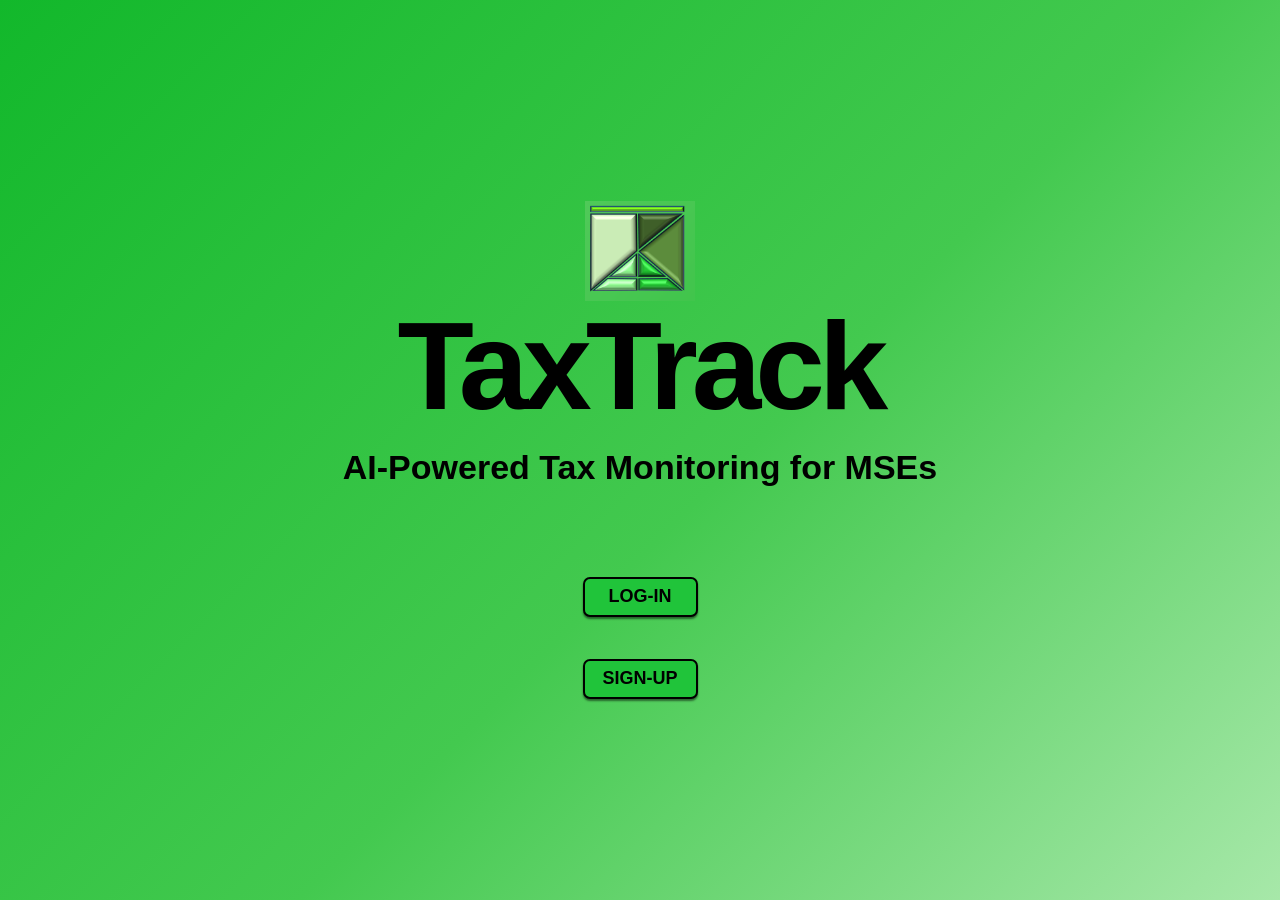
<file: index.html>
<!DOCTYPE html>
<html lang="en">

<head>
    <meta charset="UTF-8">
    <meta name="viewport" content="width=device-width, initial-scale=1.0">

    <title>TaxTrack</title>

    <!-- GOOGLE IDENTITY SERVICES -->
    <script src="https://accounts.google.com/gsi/client" async defer></script>

    <style>

        * {
            margin: 0;
            padding: 0;
            box-sizing: border-box;
        }

        body {
            min-height: 100vh;
            font-family: Arial, Helvetica, sans-serif;

            background: linear-gradient(
                135deg,
                #12b82b 0%,
                #43c94f 55%,
                #a7e8a9 100%
            );

            display: flex;
            justify-content: center;
            align-items: center;
        }


        /* =========================
           GENERAL PAGE
        ========================== */

        .page {
            width: 100%;
            min-height: 100vh;

            display: flex;
            justify-content: center;
            align-items: center;
        }


        /* =========================
           GENERAL LOGO
        ========================== */

        .logo {
            width: 110px;
            height: 100px;

            object-fit: contain;

            margin-bottom: 5px;
        }


        /* =========================
           GENERAL TITLE
        ========================== */

        .title {
            font-size: 125px;
            font-weight: 900;

            letter-spacing: -6px;

            color: #000;

            line-height: 0.9;
        }


        /* =========================
           GENERAL SUBTITLE
        ========================== */

        .subtitle {
            font-size: 34px;
            font-weight: bold;

            color: #000;

            margin-top: 25px;
        }


        /* =========================
           LANDING PAGE
        ========================== */

        .container {
            width: 100%;
            text-align: center;
        }

        .buttons {
            margin-top: 90px;

            display: flex;
            flex-direction: column;

            align-items: center;

            gap: 42px;
        }

        .btn {
            width: 115px;
            height: 40px;

            background: #20c43a;

            border: 2px solid #000;
            border-radius: 7px;

            color: #000;

            font-size: 18px;
            font-weight: 900;

            cursor: pointer;

            box-shadow:
                0 2px 2px rgba(0, 0, 0, 0.5);

            transition: 0.2s ease;
        }

        .btn:hover {
            background: #16a82d;
            transform: scale(1.03);
        }

        .btn:active {
            transform: scale(0.97);
        }


        /* =========================
           SIGN-UP LANDING PAGE
        ========================== */

        .signup-container {
            width: 100%;
            text-align: center;
        }

        .continue-text {
            font-size: 18px;

            margin-top: 10px;
            margin-bottom: 28px;
        }


        /* GOOGLE */

        .google-btn {
            width: 255px;
            height: 33px;

            background: white;

            border: none;
            border-radius: 5px;

            font-size: 18px;

            cursor: pointer;
        }

        .google-btn:hover {
            background: #eeeeee;
        }

        .g_id_signin {
            width: 255px !important;
            margin: 0 auto !important;
        }


        /* OR */

        .or-text {
            font-size: 17px;

            margin-top: 5px;
            margin-bottom: 10px;
        }


        /* PHONE */

        .phone-input {
            display: block;

            width: 255px;
            height: 33px;

            margin: 0 auto;

            padding: 0 8px;

            border: none;
            border-radius: 5px;

            font-size: 16px;
        }

        .phone-input:focus {
            outline: 2px solid #000;
        }


        /* NEXT */

        .next-btn {
            width: 113px;
            height: 35px;

            margin-top: 20px;

            background: #20c43a;

            border: 2px solid #000;
            border-radius: 6px;

            font-size: 17px;
            font-weight: 900;

            cursor: pointer;
        }

        .next-btn:hover {
            background: #16a82d;
        }


        /* =========================
           CREATE ACCOUNT PAGE
        ========================== */

        .create-account-container {
            width: 100%;
            text-align: center;
        }

        .create-account-container h2 {
            margin-top: 40px;

            font-size: 36px;
            font-weight: 900;
        }

        .description {
            font-size: 18px;

            margin-top: 15px;
            margin-bottom: 24px;
        }


        /* ACCOUNT INPUT */

        .account-input {
            width: 515px;
            height: 33px;

            border: none;

            padding: 0 12px;

            font-size: 17px;

            display: block;

            margin: 0 auto 15px;
        }

        .account-input:focus {
            outline: 2px solid #000;
        }


        /* PASSWORD */

        .password-container {
            position: relative;

            width: 515px;

            margin: 0 auto 15px;
        }

        .password-container .account-input {
            width: 100%;

            margin: 0;
        }

        .eye {
    position: absolute;
    right: 12px;
    top: 50%;
    transform: translateY(-50%);

    font-size: 18px;
    cursor: pointer;

    line-height: 3;
}


        /* CREATE ACCOUNT BUTTON */

        .create-btn {
            width: 250px;
            height: 33px;

            background: #20c43a;

            border: 2px solid #000;
            border-radius: 6px;

            font-size: 16px;
            font-weight: 900;

            cursor: pointer;
        }

        .create-btn:hover {
            background: #16a82d;
        }


        /* =========================
           LOGIN PAGE
        ========================== */

        #loginPage {
            width: 100%;
            min-height: 100vh;

            display: flex;
            justify-content: center;
            align-items: center;

            text-align: center;
        }

        .login-container {
            width: 100%;
            text-align: center;
        }


        /* LOGIN LOGO */

        .login-container .logo {
            width: 95px;
            height: 85px;

            object-fit: contain;

            margin-bottom: 5px;
        }


        /* LOGIN TITLE */

        .login-container .title {
            font-size: 105px;
            font-weight: 900;

            letter-spacing: -5px;

            line-height: 0.9;

            color: #000;
        }


        /* LOGIN SUBTITLE */

        .login-container .subtitle {
            font-size: 30px;
            font-weight: bold;

            margin-top: 18px;

            color: #000;
        }


        /* LOGIN HEADING */

        .login-heading {
            font-size: 18px;
            font-weight: normal;

            margin-top: 28px;
            margin-bottom: 22px;

            color: #000;
        }


        /* LOGIN INPUTS */

        .login-container .account-input {
            display: block;

            width: 255px;
            height: 32px;

            margin: 0 auto 35px;

            padding: 5px 10px;

            border: none;
            border-radius: 6px;

            font-size: 16px;

            outline: none;
        }

        .login-container .account-input:focus {
            outline: 2px solid #000;
        }


        /* LOGIN PASSWORD */

        .login-container .password-container {
            position: relative;

            width: 255px;

            margin: 0 auto 20px;
        }

        .login-container .password-container .account-input {
            width: 255px;

            margin: 0;
        }


        /* LOGIN EYE */

        .login-container .eye {
            position: absolute;

            right: 10px;
            top: 50%;

            cursor: pointer;

            font-size: 17px;
        }


        /* ENTER BUTTON */

        .login-container .create-btn {
            width: 115px;
            height: 35px;

            margin-top: 5px;

            background: #20c43a;

            border: 2px solid #000;
            border-radius: 7px;

            color: #000;

            font-size: 17px;
            font-weight: 900;

            cursor: pointer;

            box-shadow:
                0 2px 2px rgba(0, 0, 0, 0.5);

            transition: 0.2s ease;
        }

        .login-container .create-btn:hover {
            background: #16a82d;

            transform: scale(1.03);
        }

        .login-container .create-btn:active {
            transform: scale(0.97);
        }


        /* =========================
           MOBILE
        ========================== */

        @media (max-width: 600px) {

            .title {
                font-size: 65px;
            }

            .subtitle {
                font-size: 20px;
            }

            .account-input,
            .password-container {
                width: 90%;
            }

            .create-account-container h2 {
                font-size: 28px;
            }

            .description {
                font-size: 15px;
            }

            .login-container .title {
                font-size: 65px;
            }

            .login-container .subtitle {
                font-size: 20px;
            }

            .login-container .account-input,
            .login-container .password-container {
                width: 255px;
            }
        }

    </style>

</head>


<body>


    <!-- =================================
         LANDING PAGE
    ================================== -->

    <section id="landingPage" class="page">

        <div class="container">

            <img
                src="logo.png"
                alt="TaxTrack Logo"
                class="logo"
            >

            <h1 class="title">
                TaxTrack
            </h1>

            <p class="subtitle">
                AI-Powered Tax Monitoring for MSEs
            </p>

            <div class="buttons">

                <button
                    class="btn"
                    onclick="login()"
                >
                    LOG-IN
                </button>

                <button
                    class="btn"
                    onclick="showSignup()"
                >
                    SIGN-UP
                </button>

            </div>

        </div>

    </section>



    <!-- =================================
         SIGN-UP LANDING PAGE
    ================================== -->

    <section
        id="signupLanding"
        class="page"
        style="display: none;"
    >

        <div class="signup-container">

            <img
                src="logo.png"
                alt="TaxTrack Logo"
                class="logo"
            >

            <h1 class="title">
                TaxTrack
            </h1>

            <p class="subtitle">
                AI-Powered Tax Monitoring for MSEs
            </p>

            <p class="continue-text">
                Continue with
            </p>


            <!-- GOOGLE SIGN-IN -->

            <div
                id="g_id_onload"
                data-client_id="1093437920391-g58u1h14h2moa6kgd7j4u1hv49u9ahak.apps.googleusercontent.com"
                data-callback="handleGoogleLogin"
                data-auto_prompt="false"
            >
            </div>

            <div
                class="g_id_signin"
                data-type="standard"
                data-size="large"
                data-theme="outline"
                data-text="continue_with"
                data-shape="rectangular"
                data-logo_alignment="left"
            >
            </div>


            <p class="or-text">
                or
            </p>


            <!-- PHONE NUMBER -->

            <input
                type="tel"
                id="phoneNumber"
                class="phone-input"
                placeholder="+63"
                maxlength="13"
            >


            <!-- NEXT -->

            <button
                class="next-btn"
                onclick="goToCreateAccount()"
            >
                NEXT
            </button>

        </div>

    </section>



    <!-- =================================
         CREATE ACCOUNT PAGE
    ================================== -->

    <section
        id="createAccountPage"
        class="page"
        style="display: none;"
    >

        <div class="create-account-container">

            <img
                src="logo.png"
                alt="TaxTrack Logo"
                class="logo"
            >

            <h1 class="title">
                TaxTrack
            </h1>

            <p class="subtitle">
                AI-Powered Tax Monitoring for MSEs
            </p>

            <h2>
                Welcome to TaxTrack!
            </h2>

            <p class="description">
                Create your account and stay ahead of every tax deadline
            </p>


            <!-- EMAIL -->

            <input
                type="email"
                id="email"
                class="account-input"
                placeholder="Email address"
            >


            <!-- PASSWORD -->

            <div class="password-container">

                <input
                    type="password"
                    id="password"
                    class="account-input"
                    placeholder="Create password"
                >

                <span
                    class="eye"
                    onclick="togglePassword('password', this)"
                >
                    👁
                </span>

            </div>


            <!-- REPEAT PASSWORD -->

            <div class="password-container">

                <input
                    type="password"
                    id="repeatPassword"
                    class="account-input"
                    placeholder="Repeat password"
                >

                <span
                    class="eye"
                    onclick="togglePassword('repeatPassword', this)"
                >
                    👁
                </span>

            </div>


            <!-- CREATE ACCOUNT -->

            <button
                class="create-btn"
                onclick="createAccount()"
            >
                CREATE ACCOUNT
            </button>

        </div>

    </section>



    <!-- =================================
         LOGIN PAGE
    ================================== -->

    <section
        id="loginPage"
        class="page"
        style="display: none;"
    >

        <div class="login-container">

            <!-- LOGO -->

            <img
                src="logo.png"
                alt="TaxTrack Logo"
                class="logo"
            >


            <!-- TITLE -->

            <h1 class="title">
                TaxTrack
            </h1>


            <!-- SUBTITLE -->

            <p class="subtitle">
                AI-Powered Tax Monitoring for MSEs
            </p>


            <!-- LOGIN TEXT -->

            <p class="login-heading">
                Log-in to your Account
            </p>


            <!-- EMAIL -->

            <input
                type="email"
                id="loginEmail"
                class="account-input"
                placeholder="Input email address"
            >


            <!-- PASSWORD -->

            <div class="password-container">

                <input
                    type="password"
                    id="loginPassword"
                    class="account-input"
                    placeholder="Password"
                >

                <span
                    class="eye"
                    onclick="togglePassword('loginPassword', this)"
                >
                    👁
                </span>

            </div>


            <!-- ENTER BUTTON -->

            <button
                class="create-btn"
                onclick="loginAccount()"
            >
                ENTER
            </button>

        </div>

    </section>



    <!-- =================================
         JAVASCRIPT
    ================================== -->

    <script>


        /* =========================
           LANDING LOGIN
        ========================== */

        function login() {

            document.getElementById("landingPage")
                .style.display = "none";

            document.getElementById("loginPage")
                .style.display = "flex";

        }


        /* =========================
           SHOW SIGN-UP
        ========================== */

        function showSignup() {

            document.getElementById("landingPage")
                .style.display = "none";

            document.getElementById("signupLanding")
                .style.display = "flex";

        }


        /* =========================
           NEXT
        ========================== */

        function goToCreateAccount() {

            const phone =
                document.getElementById("phoneNumber").value;


            if (phone.trim() === "") {

                alert("Please enter your phone number.");

                return;

            }


            document.getElementById("signupLanding")
                .style.display = "none";

            document.getElementById("createAccountPage")
                .style.display = "flex";

        }


        /* =========================
           GOOGLE
        ========================== */

        function handleGoogleLogin(response) {

            document.getElementById("signupLanding")
                .style.display = "none";


            document.getElementById("createAccountPage")
                .style.display = "flex";

        }


        /* =========================
           SHOW / HIDE PASSWORD
        ========================== */

        function togglePassword(inputId, eye) {

            const input =
                document.getElementById(inputId);


            if (input.type === "password") {

                input.type = "text";

            } else {

                input.type = "password";

            }

        }


        /* =========================
           CREATE ACCOUNT
        ========================== */

        function createAccount() {

            const email =
                document.getElementById("email")
                    .value
                    .trim();


            const password =
                document.getElementById("password")
                    .value;


            const repeatPassword =
                document.getElementById("repeatPassword")
                    .value;


            /* CHECK EMPTY FIELDS */

            if (
                email === "" ||
                password === "" ||
                repeatPassword === ""
            ) {

                alert("Please complete all fields.");

                return;

            }


            /* CHECK EMAIL */

            const emailPattern =
                /^[^\s@]+@[^\s@]+\.[^\s@]+$/;


            if (!emailPattern.test(email)) {

                alert("Please enter a valid email address.");

                return;

            }


            /* CHECK PASSWORD LENGTH */

            if (password.length < 8) {

                alert(
                    "Password must be at least 8 characters."
                );

                return;

            }


            /* CHECK PASSWORD MATCH */

            if (password !== repeatPassword) {

                alert("Passwords do not match.");

                return;

            }


            /* ACCOUNT CREATED */

            alert("Account created successfully!");


            /* GO TO LOGIN */

            document.getElementById("createAccountPage")
                .style.display = "none";


            document.getElementById("loginPage")
                .style.display = "flex";

        }


        /* =========================
           LOGIN ACCOUNT
        ========================== */

        function loginAccount() {

            const email =
                document.getElementById("loginEmail")
                    .value
                    .trim();


            const password =
                document.getElementById("loginPassword")
                    .value;


            /* CHECK EMPTY FIELDS */

            if (
                email === "" ||
                password === ""
            ) {

                alert(
                    "Please enter your email and password."
                );

                return;

            }


            / LOGIN SUCCESS */

const businessInfo =
    localStorage.getItem("businessInfo");

if (businessInfo) {

    window.location.href = "dashboard.html";

} else {

    window.location.href = "business.html";

}

        }

    </script>


</body>

</html>
</file>
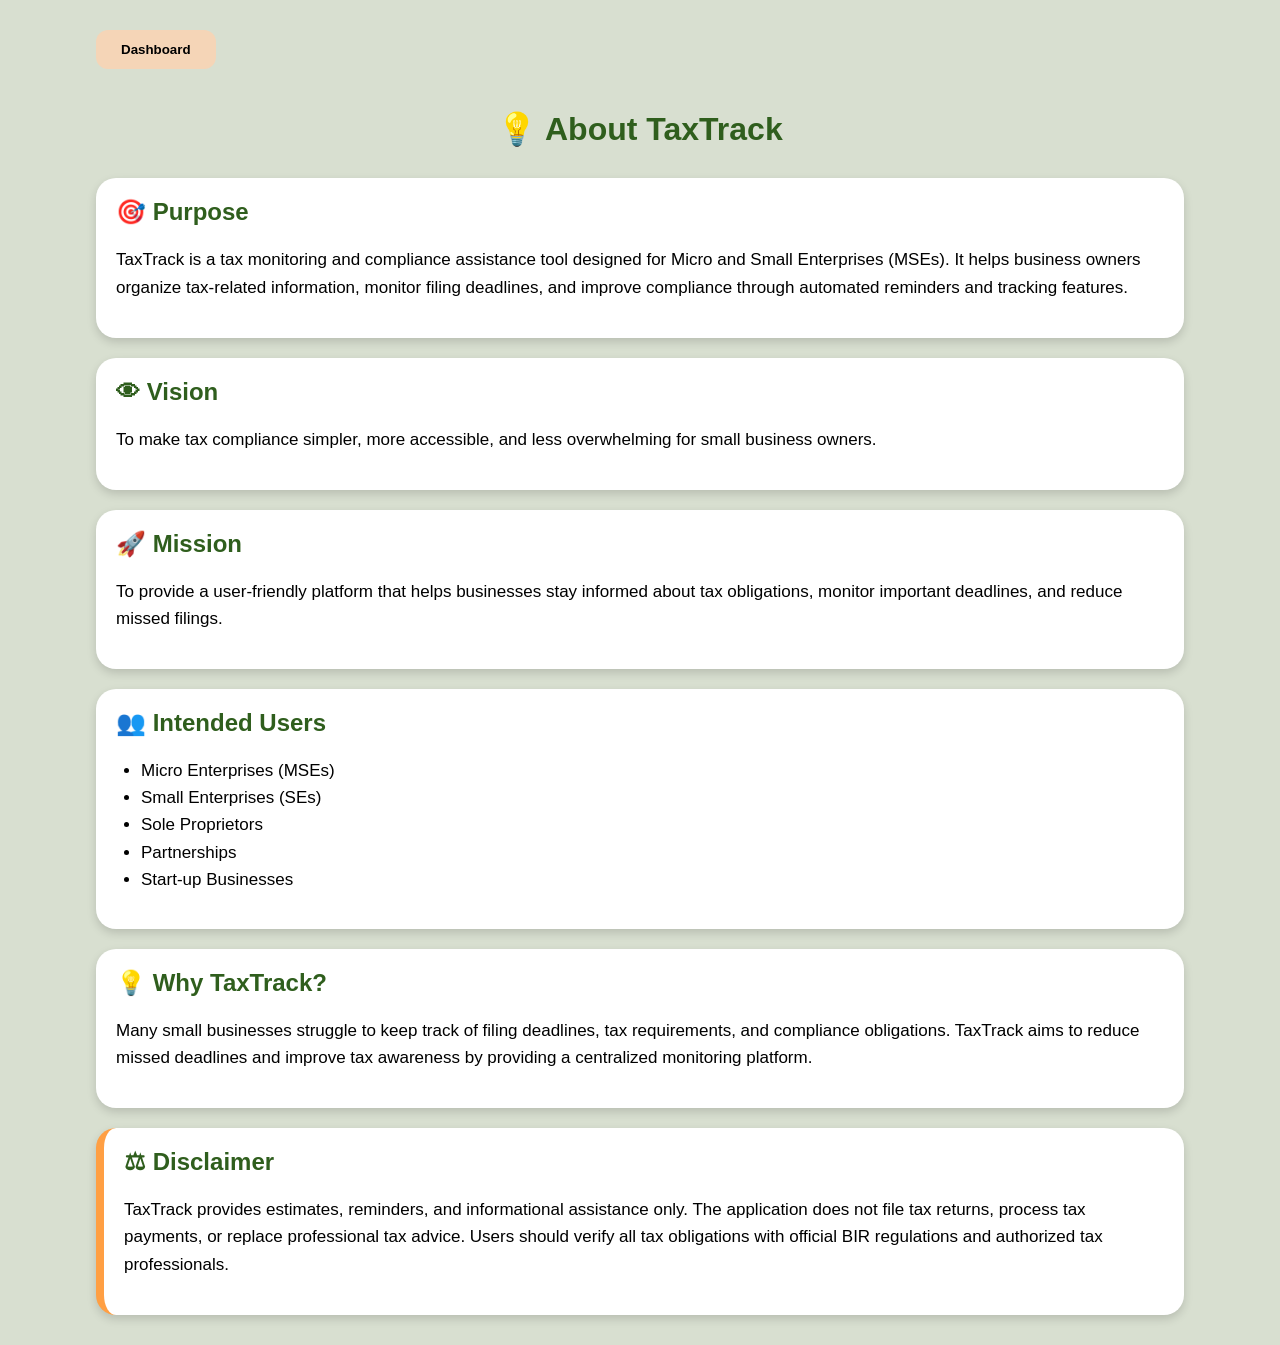
<file: about-taxtrack.html>
<!DOCTYPE html>
<html>

<head>

    <title>About TaxTrack</title>

    <link
        rel="stylesheet"
        href="about-taxtrack.css">

</head>

<body>

    <!-- lahat ng content mo dito -->

</body>

</html>

<div class="about-container">

    <button
    class="back-btn"
    onclick="window.location.href='dashboard.html'">
    Dashboard
</button>

    <h1>💡 About TaxTrack</h1>

    <div class="about-card">

        <h2>🎯 Purpose</h2>

        <p>
            TaxTrack is a tax monitoring and compliance assistance tool designed for Micro and Small Enterprises (MSEs). It helps business owners organize tax-related information, monitor filing deadlines, and improve compliance through automated reminders and tracking features.
        </p>

    </div>

    <div class="about-card">

        <h2>👁 Vision</h2>

        <p>
            To make tax compliance simpler, more accessible, and less overwhelming for small business owners.
        </p>

    </div>

    <div class="about-card">

        <h2>🚀 Mission</h2>

        <p>
            To provide a user-friendly platform that helps businesses stay informed about tax obligations, monitor important deadlines, and reduce missed filings.
        </p>

    </div>

    <div class="about-card">

        <h2>👥 Intended Users</h2>

        <ul>
            <li>Micro Enterprises (MSEs)</li>
            <li>Small Enterprises (SEs)</li>
            <li>Sole Proprietors</li>
            <li>Partnerships</li>
            <li>Start-up Businesses</li>
        </ul>

    </div>

    <div class="about-card">

        <h2>💡 Why TaxTrack?</h2>

        <p>
            Many small businesses struggle to keep track of filing deadlines, tax requirements, and compliance obligations. TaxTrack aims to reduce missed deadlines and improve tax awareness by providing a centralized monitoring platform.
        </p>

    </div>

    <div class="about-card disclaimer">

        <h2>⚖ Disclaimer</h2>

        <p>
            TaxTrack provides estimates, reminders, and informational assistance only. The application does not file tax returns, process tax payments, or replace professional tax advice. Users should verify all tax obligations with official BIR regulations and authorized tax professionals.
        </p>

    </div>

</div>
</file>
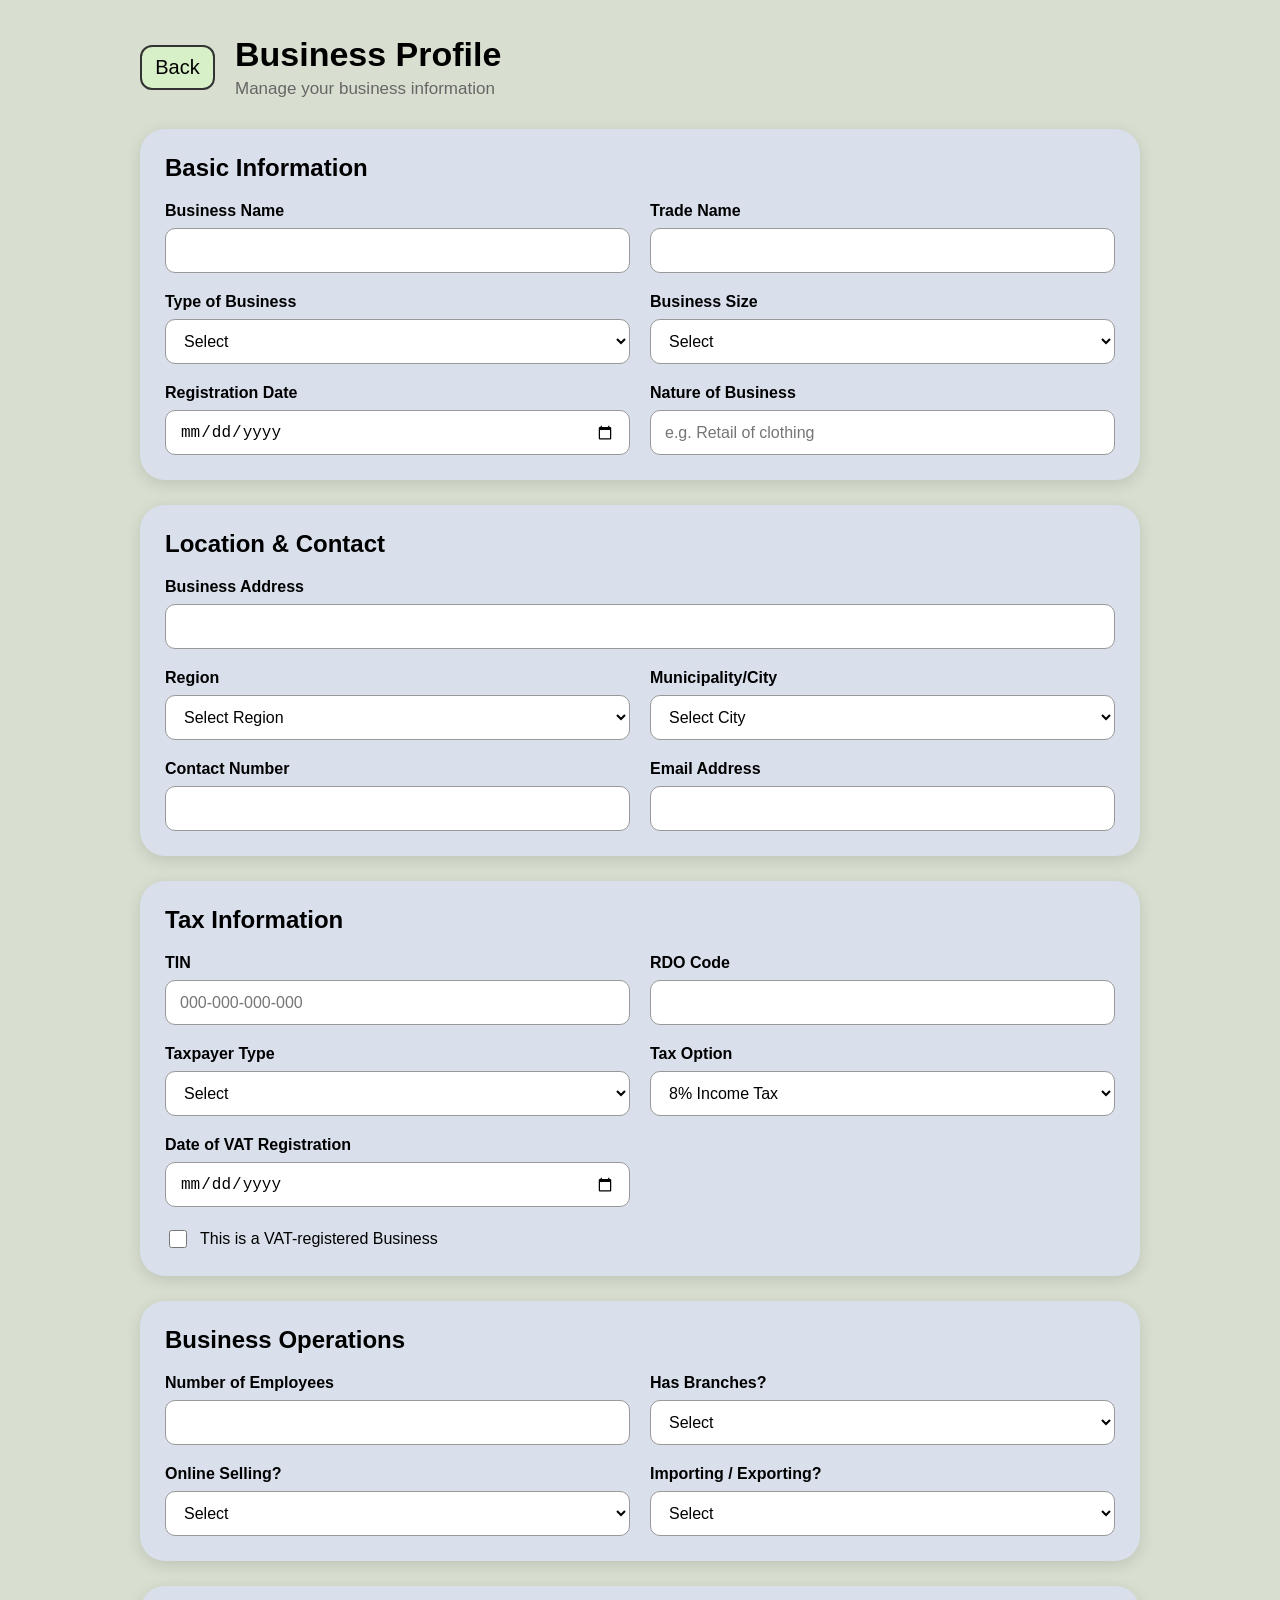
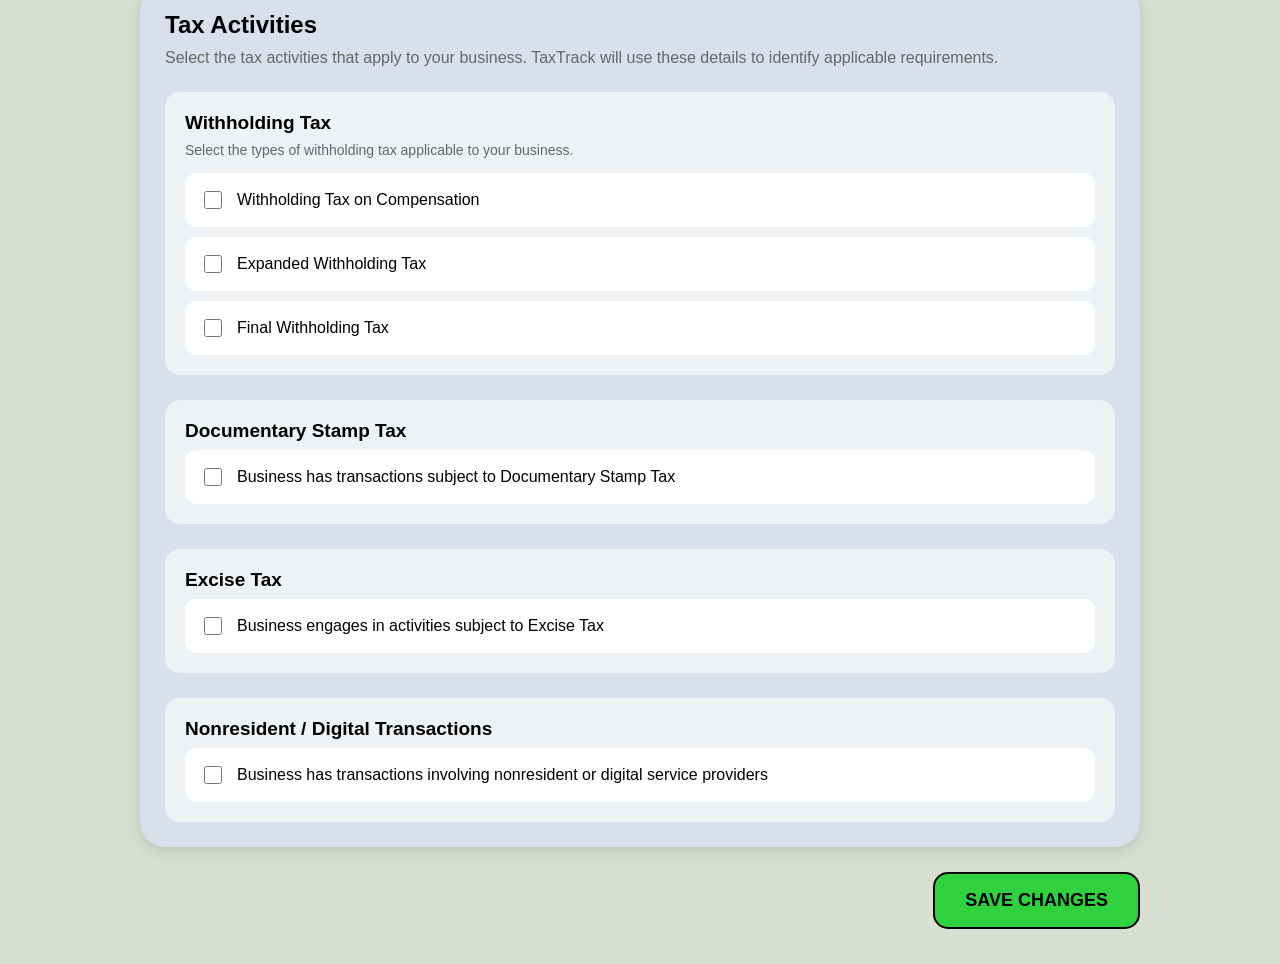
<file: business-profile.html>
<!DOCTYPE html>
<html lang="en">

<head>

    <meta charset="UTF-8">

    <meta
        name="viewport"
        content="width=device-width, initial-scale=1.0">

    <title>Business Profile - TaxTrack</title>

    <link
        rel="stylesheet"
        href="business-profile.css">

</head>

<body>

    <div class="profile-container">

        <!-- HEADER -->

        <div class="profile-header">

                <button
    class="back-btn"
    onclick="history.back()">

    Back

            </button>

            <div>

                <h1>Business Profile</h1>

                <p>
                    Manage your business information
                </p>

            </div>

        </div>


        <!-- BASIC INFORMATION -->

        <section class="profile-section">

            <h2>Basic Information</h2>

            <div class="form-grid">

                <div class="field">

                    <label>Business Name</label>

                    <input
                        type="text"
                        id="businessName">

                </div>


                <div class="field">

                    <label>Trade Name</label>

                    <input
                        type="text"
                        id="tradeName">

                </div>


                <div class="field">

                    <label>Type of Business</label>

                    <select id="businessType">

                        <option value="">
                            Select
                        </option>

                        <option>
                            Retail
                        </option>

                        <option>
                            Wholesale
                        </option>

                        <option>
                            Manufacturing
                        </option>

                        <option>
                            Services
                        </option>

                        <option>
                            Online Selling
                        </option>

                    </select>

                </div>


                <div class="field">

                    <label>Business Size</label>

                    <select id="businessSize">

                        <option value="">
                            Select
                        </option>

                        <option>
                            Micro Enterprise
                        </option>

                        <option>
                            Small Enterprise
                        </option>

                    </select>

                </div>


                <div class="field">

                    <label>Registration Date</label>

                    <input
                        type="date"
                        id="registrationDate">

                </div>


                <div class="field">

                    <label>Nature of Business</label>

                    <input
                        type="text"
                        id="natureOfBusiness"
                        placeholder="e.g. Retail of clothing">

                </div>

            </div>

        </section>


        <!-- LOCATION AND CONTACT -->

        <section class="profile-section">

            <h2>Location & Contact</h2>

            <div class="form-grid">

                <div class="field full-width">

                    <label>Business Address</label>

                    <input
                        type="text"
                        id="businessAddress">

                </div>


                <div class="field">

                    <label>Region</label>

                    <select id="region">

                        <option value="">
                            Select Region
                        </option>

                        <option>
                            Region VIII
                        </option>

                    </select>

                </div>


                <div class="field">

                    <label>Municipality/City</label>

                    <select id="city">

                        <option value="">
                            Select City
                        </option>

                        <option>
                            Palo
                        </option>

                        <option>
                            Tacloban
                        </option>

                        <option>
                            Tanauan
                        </option>

                        <option>
                            Burauen
                        </option>

                        <option>
                            Dulag
                        </option>

                        <option>
                            Alang-Alang
                        </option>

                        <option>
                            Abuyog
                        </option>

                    </select>

                </div>


                <div class="field">

                    <label>Contact Number</label>

                    <input
                        type="tel"
                        id="contactNumber">

                </div>


                <div class="field">

                    <label>Email Address</label>

                    <input
                        type="email"
                        id="emailAddress">

                </div>

            </div>

        </section>


     <!-- TAX INFORMATION -->

<section class="profile-section">

    <h2>Tax Information</h2>

    <div class="form-grid">

        <div class="field">

            <label>TIN</label>

            <input
                type="text"
                id="tin"
                placeholder="000-000-000-000">

        </div>


        <div class="field">

            <label>RDO Code</label>

            <input
                type="text"
                id="rdoCode">

        </div>


        <!-- TAXPAYER TYPE -->

        <div class="field">

            <label>Taxpayer Type</label>

            <select id="taxpayerType">

                <option value="">
                    Select
                </option>

                <option value="Individual">
                    Individual / Sole Proprietor
                </option>

                <option value="Partnership">
                    Partnership
                </option>

            </select>

        </div>


        <!-- TAX OPTION -->

        <div class="field">

            <label>Tax Option</label>

            <select id="taxOption">

                <option value="8%">
                    8% Income Tax
                </option>

                <option value="Graduated">
                    Graduated Rates
                </option>

            </select>

        </div>


        <!-- INDIVIDUAL TAXPAYER TYPE -->

        <div
            class="field"
            id="individualField"
            style="display:none;">

            <label>
                Individual Taxpayer Type
            </label>

            <select id="individualType">

                <option value="">
                    Select
                </option>

                <option value="Resident Citizen">
                    Resident Citizen
                </option>

                <option value="Non-Resident Citizen">
                    Non-Resident Citizen
                </option>

                <option value="Resident Alien">
                    Resident Alien
                </option>

                <option value="Non-Resident Alien">
                    Non-Resident Alien
                </option>

            </select>

        </div>


        <!-- PARTNERSHIP TYPE -->

        <div
            class="field"
            id="partnershipField"
            style="display:none;">

            <label>
                Partnership Type
            </label>

            <select id="partnershipType">

                <option value="">
                    Select
                </option>

                <option value="General Partnership">
                    General Partnership
                </option>

                <option value="Professional Partnership">
                    Professional Partnership
                </option>

            </select>

        </div>


        <div class="field">

            <label>
                Date of VAT Registration
            </label>

            <input
                type="date"
                id="vatRegistrationDate">

        </div>

    </div>


    <div class="checkbox-row">

        <input
            type="checkbox"
            id="vat">

        <label for="vat">

            This is a VAT-registered Business

        </label>

    </div>

</section>


        <!-- BUSINESS OPERATIONS -->

        <section class="profile-section">

            <h2>Business Operations</h2>

            <div class="form-grid">

                <div class="field">

                    <label>Number of Employees</label>

                    <input
                        type="number"
                        id="numberOfEmployees"
                        min="0">

                </div>


                <div class="field">

                    <label>Has Branches?</label>

                    <select id="hasBranches">

                        <option value="">
                            Select
                        </option>

                        <option value="Yes">
                            Yes
                        </option>

                        <option value="No">
                            No
                        </option>

                    </select>

                </div>


                <div class="field">

                    <label>Online Selling?</label>

                    <select id="onlineSelling">

                        <option value="">
                            Select
                        </option>

                        <option value="Yes">
                            Yes
                        </option>

                        <option value="No">
                            No
                        </option>

                    </select>

                </div>


                <div class="field">

                    <label>Importing / Exporting?</label>

                    <select id="importExport">

                        <option value="">
                            Select
                        </option>

                        <option value="Yes">
                            Yes
                        </option>

                        <option value="No">
                            No
                        </option>

                    </select>

                </div>

            </div>

        </section>


        <!-- TAX ACTIVITIES -->

        <!-- TAX ACTIVITIES -->

<section class="profile-section">

    <h2>Tax Activities</h2>

    <p class="section-description">
        Select the tax activities that apply to your business.
        TaxTrack will use these details to identify applicable requirements.
    </p>


    <!-- WITHHOLDING TAX -->

    <div class="activity-group">

        <h3>Withholding Tax</h3>

        <p class="activity-help">
            Select the types of withholding tax applicable to your business.
        </p>


        <label class="activity-item">

            <input
                type="checkbox"
                id="withholdingCompensation">

            <span>
                Withholding Tax on Compensation
            </span>

        </label>


        <label class="activity-item">

            <input
                type="checkbox"
                id="withholdingExpanded">

            <span>
                Expanded Withholding Tax
            </span>

        </label>


        <label class="activity-item">

            <input
                type="checkbox"
                id="withholdingFinal">

            <span>
                Final Withholding Tax
            </span>

        </label>

    </div>


    <!-- DOCUMENTARY STAMP TAX -->

    <div class="activity-group">

        <h3>Documentary Stamp Tax</h3>

        <label class="activity-item">

            <input
                type="checkbox"
                id="hasDSTTransactions">

            <span>
                Business has transactions subject to Documentary Stamp Tax
            </span>

        </label>

    </div>


    <!-- EXCISE TAX -->

    <div class="activity-group">

        <h3>Excise Tax</h3>

        <label class="activity-item">

            <input
                type="checkbox"
                id="hasExciseTax">

            <span>
                Business engages in activities subject to Excise Tax
            </span>

        </label>

    </div>


    <!-- DIGITAL / NONRESIDENT -->

    <div class="activity-group">

        <h3>Nonresident / Digital Transactions</h3>

        <label class="activity-item">

            <input
                type="checkbox"
                id="hasDigitalTransactions">

            <span>
                Business has transactions involving nonresident
                or digital service providers
            </span>

        </label>

    </div>

</section>


        <!-- SAVE -->

        <div class="save-area">

            <button
                class="save-btn"
                onclick="saveBusinessProfile()">

                SAVE CHANGES

            </button>

        </div>

    </div>

    <script src="business-profile.js"></script>

</body>

</html>
</file>
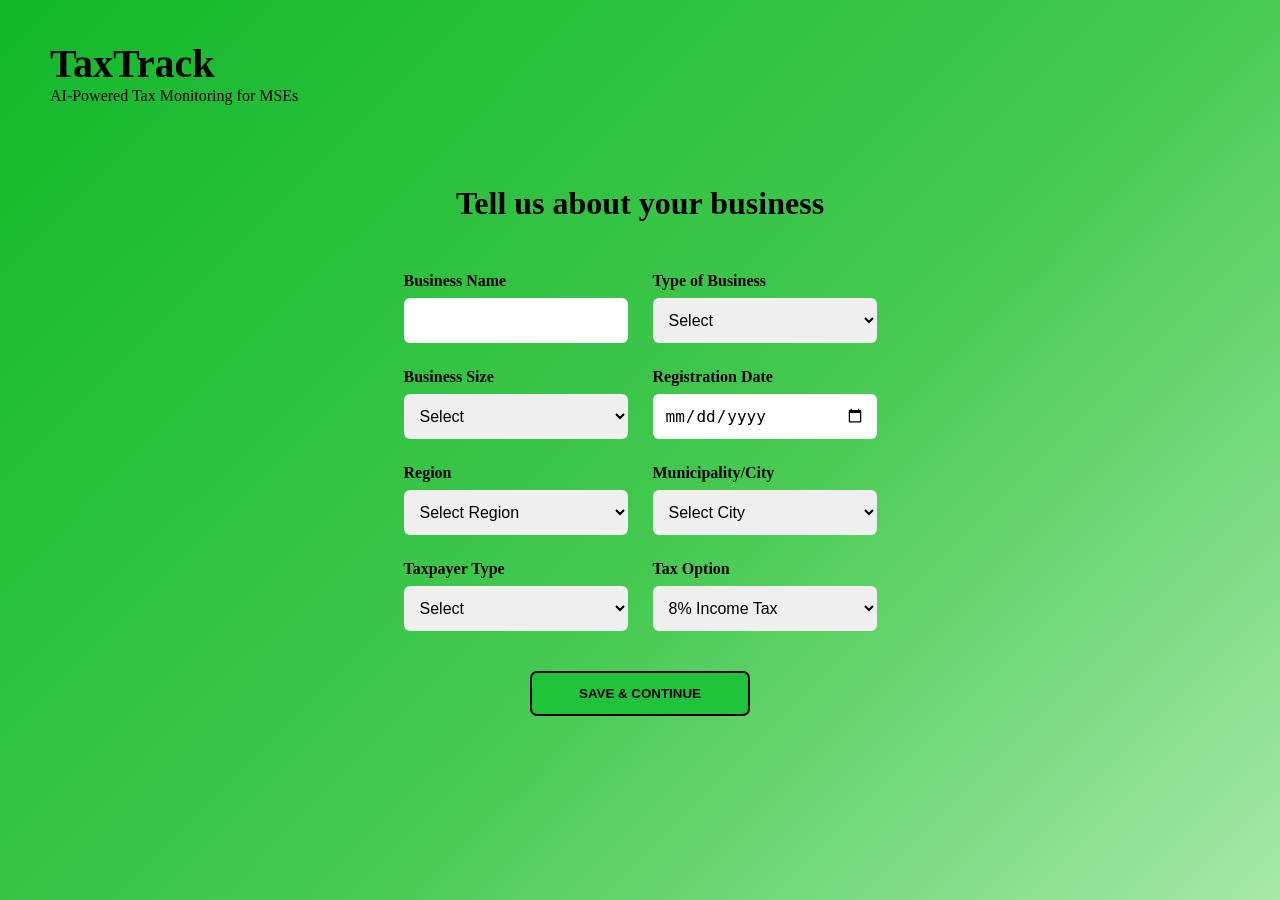
<file: business.html>
<!DOCTYPE html>
<html lang="en">
<head>
<meta charset="UTF-8">
<meta name="viewport" content="width=device-width, initial-scale=1.0">
<title>Business Information - TaxTrack</title>
<link rel="stylesheet" href="business.css">
</head>

<body>

<div class="logo-area">
    <h1>TaxTrack</h1>
    <p>AI-Powered Tax Monitoring for MSEs</p>
</div>

<div class="business-container">

    <h2 class="page-title">Tell us about your business</h2>

    <div class="form-grid">

        <div class="field">
            <label>Business Name</label>
            <input type="text" id="businessName">
        </div>

        <div class="field">
            <label>Type of Business</label>
            <select id="businessType">
                <option value="">Select</option>
                <option>Retail</option>
                <option>Wholesale</option>
                <option>Manufacturing</option>
                <option>Services</option>
                <option>Online Selling</option>
            </select>
        </div>

        <div class="field">
            <label>Business Size</label>
            <select id="businessSize">
                <option value="">Select</option>
                <option>Micro Enterprise</option>
                <option>Small Enterprise</option>
            </select>
        </div>

        <div class="field">
            <label>Registration Date</label>
            <input type="date" id="registrationDate">
        </div>

        <div class="field">
            <label>Region</label>
            <select id="region">
                <option value="">Select Region</option>
                <option>Region VIII</option>
            </select>
        </div>

        <div class="field">
            <label>Municipality/City</label>
            <select id="city">
                <option value="">Select City</option>
                <option>Palo</option>
                <option>Tacloban</option>
                <option>Tanauan</option>
                <option>Burauen</option>
                <option>Dulag</option>
                <option>Alang-Alang</option>
                <option>Abuyog</option>
            </select>
        </div>

        <!-- TAXPAYER TYPE -->
        <div class="field">
            <label>Taxpayer Type</label>
            <select id="taxpayerType">
                <option value="">Select</option>
                <option value="Individual">Individual</option>
                <option value="Partnership">Partnership</option>
            </select>
        </div>

        <!-- TAX OPTION -->
        <div class="field">
            <label>Tax Option</label>
            <select id="taxOption">
                <option value="8%">8% Income Tax</option>
                <option value="Graduated">Graduated Rates</option>
            </select>
        </div>

        <!-- INDIVIDUAL TAXPAYER TYPE -->
        <div class="field" id="individualField" style="display: none;">
            <label>Individual Taxpayer Type</label>
            <select id="individualType">
                <option value="">Select</option>
                <option value="Resident Citizen">Resident Citizen</option>
                <option value="Non-Resident Citizen">Non-Resident Citizen</option>
                <option value="Resident Alien">Resident Alien</option>
                <option value="Non-Resident Alien">Non-Resident Alien</option>
            </select>
        </div>

        <!-- PARTNERSHIP TYPE -->
        <div class="field" id="partnershipField" style="display: none;">
            <label>Partnership Type</label>
            <select id="partnershipType">
                <option value="">Select</option>
                <option value="General Partnership">General Partnership</option>
                <option value="Professional Partnership">Professional Partnership</option>
            </select>
        </div>

    </div>

    <button class="save-btn" onclick="saveBusinessInfo()">
        SAVE & CONTINUE
    </button>

</div>

<script src="business.js"></script>

</body>
</html>
</file>
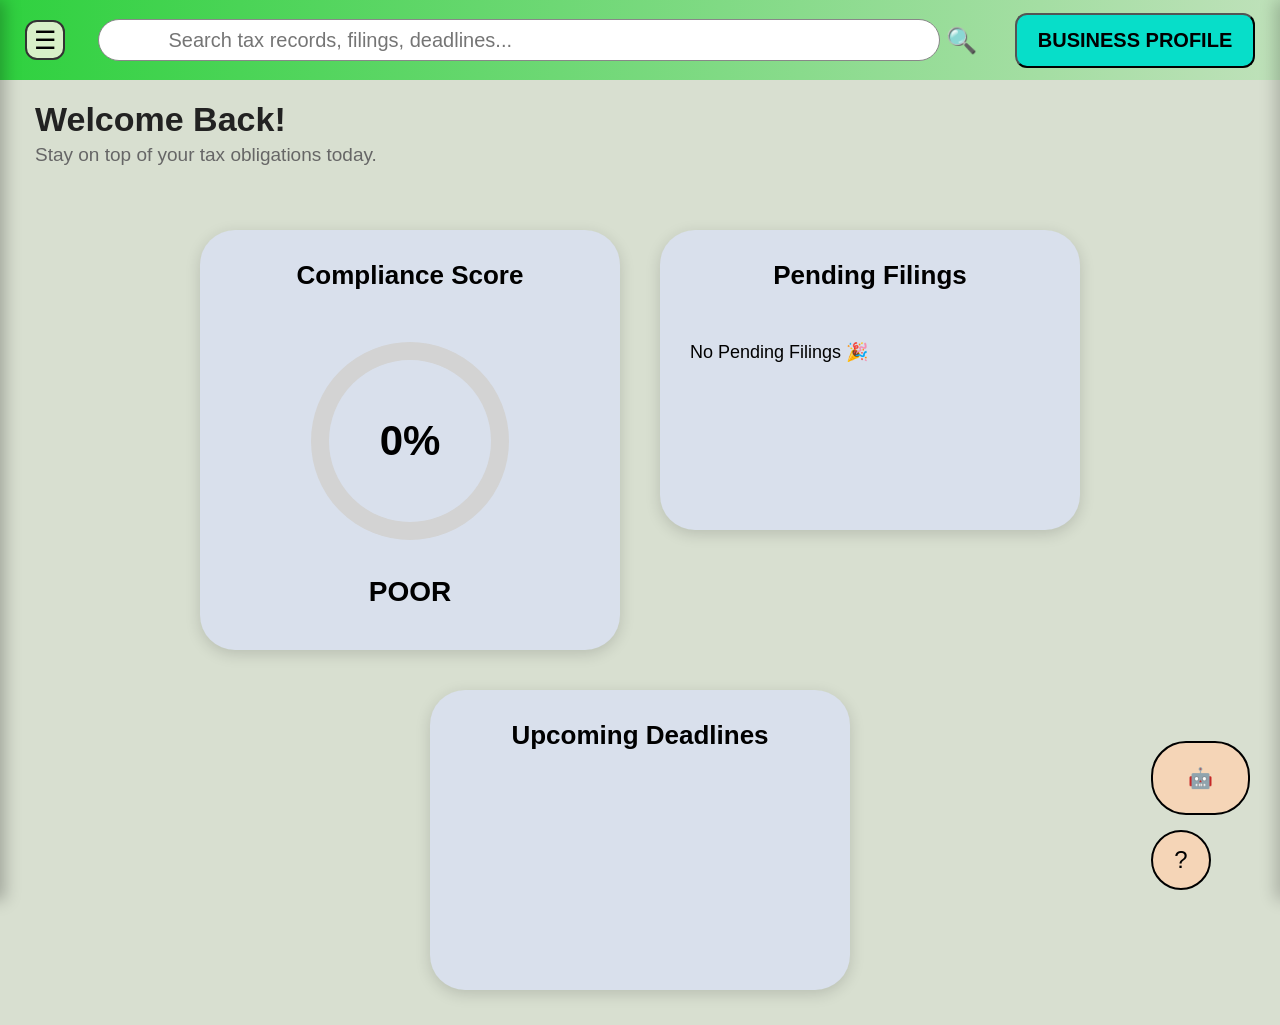
<file: dashboard.html>
<!DOCTYPE html>
<html lang="en">
<head>
    <meta charset="UTF-8">
    <meta name="viewport" content="width=device-width, initial-scale=1.0">
    <title>TaxTrack Dashboard</title>

    <link rel="stylesheet" href="dashboard.css">
</head>
<body>

    <!-- TOP NAVIGATION -->
    <header class="top-bar">

       <button
    class="menu-btn"
    onclick="openMenu()">

    ☰

</button>

        <div class="search-container">
            <input
                type="text"
                id="dashboardSearch"
                placeholder="Search tax records, filings, deadlines..."
            >
            <button class="search-btn">
                🔍
            </button>
        </div>

        <button
    class="profile-btn"
    onclick="openPanel()">

    BUSINESS PROFILE

</button>

    </header>
    <div class="welcome-banner">

    <h1 id="welcomeMessage">
        Welcome Back!
    </h1>

    <p>
        Stay on top of your tax obligations today.
    </p>

</div>

    <!-- MAIN CONTENT -->
    <main class="dashboard-content">

        <!-- COMPLIANCE SCORE -->
        <section class="card compliance-card">

            <h2>Compliance Score</h2>

            <div class="score-circle">

                <svg width="220" height="220">

                    <circle
                        class="bg-circle"
                        cx="110"
                        cy="110"
                        r="90">
                    </circle>

                    <circle
                        class="progress-circle"
                        cx="110"
                        cy="110"
                        r="90">
                    </circle>

                </svg>

                <div class="score-text">
                    <span id="scoreValue">100%</span>
                </div>

            </div>

            <h3 id="scoreLabel">EXCELLENT</h3>

        </section>

        <!-- PENDING FILINGS -->
       <section class="card pending-card">

    <h2>
        Pending Filings
    </h2>

    <div
        class="scroll-box"
        id="pendingFilingsContainer"
    ></div>

</section>

        <!-- UPCOMING DEADLINES -->
        <section class="card deadline-card">

            <h2>Upcoming Deadlines</h2>

           <div class="scroll-box"
     id="upcomingDeadlines">

</div>

        </section>

    </main>

    <!-- BOTTOM ACTIONS -->
    <div class="bottom-actions">
        
        <button
    class="bot-btn"
    onclick="window.location.href='taxtrackbot.html'">

    🤖

</button>
        <button
    class="help-btn"
    onclick="window.location.href='help.html'">
    ?
</button>

    </div>

    <div id="profilePanel" class="side-panel">

    <div class="panel-header">
        <h2>Business Profile</h2>

        <button onclick="closePanel()">
            ✕
        </button>
    </div>

   <button
    class="panel-item"
    onclick="toggleAccordion('businessContent')">

    Business Information ▼

</button>

<div id="businessContent"
    class="accordion-content">

    <div class="info-card">

        <div class="info-label">
            Business Name
        </div>

        <div id="panelBusinessName"
            class="info-value">
            -
        </div>

    </div>

    <div class="info-card">

        <div class="info-label">
            Business Type
        </div>

        <div id="panelBusinessType"
            class="info-value">
            -
        </div>

    </div>

    <div class="info-card">

        <div class="info-label">
            Business Size
        </div>

        <div id="panelBusinessSize"
            class="info-value">
            -
        </div>

    </div>

    <div class="info-card">

        <div class="info-label">
            Registration Date
        </div>

        <div id="panelRegistrationDate"
            class="info-value">
            -
        </div>

    </div>

<button
    class="more-details-btn"
    onclick="window.location.href='business-profile.html'">

    More Details →

</button>
</div>
   
<button
    class="panel-item"
    onclick="toggleAccordion('salesContent')">

    Sales and Expenses ▼

</button>

<div id="salesContent"
    class="accordion-content">

    <div class="info-card">

        <div class="info-label">
            Quarterly Sales
        </div>

        <div id="panelSales"
            class="info-value">
            -
        </div>

    </div>

    <div class="info-card">

        <div class="info-label">
           Annual Cost of Goods Sold
        </div>

        <div id="panelCOGS"
            class="info-value">
            -
        </div>

    </div>

    <div class="info-card">

        <div class="info-label">
            Rent Expense
        </div>

        <div id="panelRent"
            class="info-value">
            -
        </div>

    </div>

    <div class="info-card">

        <div class="info-label">
            Miscellaneous Expense
        </div>

        <div id="panelMisc"
            class="info-value">
            -
        </div>

    </div>

    <button
    class="more-details-btn"
    onclick="window.location.href='sales-expenses.html'">

    More Details →

</button>

</div> <!-- salesContent -->

</div> <!-- profilePanel -->


<div id="menuPanel" class="menu-panel">
    <div class="menu-header">

        <h2>YOUR MENU</h2>

        <button
            class="menu-close"
            onclick="closeMenu()">

            ☰

        </button>

    </div>

    <div class="menu-content">

        <button class="menu-item"
                onclick="window.location.href='dashboard.html'">
            📊 DASHBOARD
        </button>

        <button class="menu-item"
                onclick="window.location.href='taxmonitor.html'">
            🎯 TAX MONITOR
        </button>

        <button class="menu-item"
                onclick="window.location.href='tax-calendar.html'">
            📅 TAX CALENDAR
        </button>

        <button class="menu-item"
                onclick="window.location.href='notifications.html'">
            🔔 NOTIFICATIONS
        </button>

        <button class="menu-item"
                onclick="window.location.href='about-taxtrack.html'">
            💡 ABOUT TAXTRACK
        </button>

        
    </div>
<div class="menu-footer">

    <button class="logout-btn">
        Logout
    </button>

    <button class="account-btn">
        ACCOUNT
    </button>

</div>
</div>
<script src="tax-events.js"></script>
<script src="dashboard.js"></script>
</body>
</html>
</file>
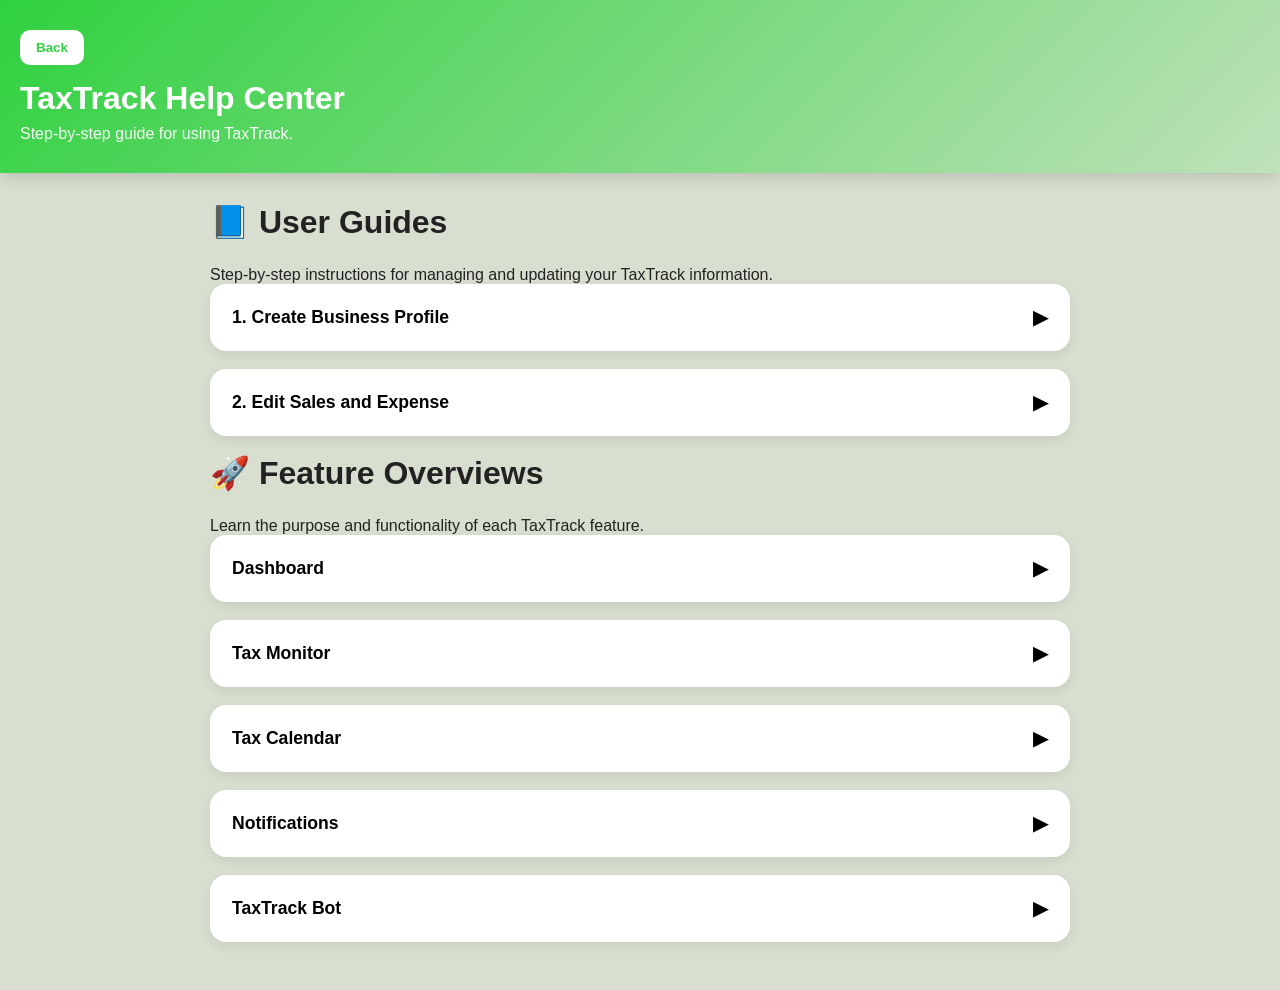
<file: help.html>
<!DOCTYPE html>
<html lang="en">

<head>

    <meta charset="UTF-8">

    <meta
        name="viewport"
        content="width=device-width, initial-scale=1.0"
    >

    <title>
        TaxTrack Help Center
    </title>

    <link
        rel="stylesheet"
        href="help.css"
    >

</head>

<body>

    <header class="help-header">

        <button
            class="back-btn"
            onclick="history.back()"
        >
            Back
        </button>

        <h1>
            TaxTrack Help Center
        </h1>

        <p>
            Step-by-step guide for using TaxTrack.
        </p>

    </header>

    <main class="help-container">
<section class="help-section">

    <div class="section-header">

        <h2>
            📘 User Guides
        </h2>

        <p>
            Step-by-step instructions for
            managing and updating your
            TaxTrack information.
        </p>

    </div>

</section>
        <!-- BUSINESS PROFILE -->

        <div class="accordion">

            <button class="accordion-btn">

                <span>
                    1. Create Business Profile
                </span>

                <span class="arrow">
                    ▶
                </span>

            </button>

            <div class="accordion-content">

                <div class="accordion-content-inner">

                    <h3>
                        Step 1
                    </h3>

                    <img
                        src="profile-step1.png"
                        alt="Step 1"
                    >

                    <p>
                        Click the Business Profile button to open the side panel.
                    </p>

                    <h3>
                        Step 2
                    </h3>

                    <img
                        src="profile-step2.png"
                        alt="Step 2"
                    >

                    <p>
                      On the side panel, click the Business Information button then click more details
                    </p>

                    <h3>
                        Step 3
                    </h3>

                    <img
                        src="profile-step3.png"
                        alt="Step 3"
                    >

                    <p>
                        You can edit now the informations that you have!
                    </p>

                     <h3>
                        Step 4
                    </h3>

                    <img
                        src="profile-step4.png"
                        alt="Step 4"
                    >

                    <p>
                       After you edit your information, click the "Save Changes" button below
                    </p>

                </div>

            </div>

        </div>
   <!-- SALES AND EXPENSES -->

        <div class="accordion">

            <button class="accordion-btn">

                <span>
                    2. Edit Sales and Expense
                </span>

                <span class="arrow">
                    ▶
                </span>

            </button>

            <div class="accordion-content">

                <div class="accordion-content-inner">

                    <h3>
                        Step 1
                    </h3>

                    <img
                        src="sae-step1.png"
                        alt="Step 1"
                    >

                    <p>
                        Click the Business Profile button to open the side panel.
                    </p>

                    <h3>
                        Step 2
                    </h3>

                    <img
                        src="sae-step2.png"
                        alt="Step 2"
                    >

                    <p>
                      On the side panel, click the Sales and Expenses button then click more details
                    </p>

                    <h3>
                        Step 3
                    </h3>

                    <img
                        src="sae-step3.png"
                        alt="Step 3"
                    >

                    <p>
                        click the edit button below
                    </p>

                     <h3>
                        Step 4
                    </h3>

                    <img
                        src="sae-step4.png"
                        alt="Step 4"
                    >

                    <p>
                       You can now edit your sales and expenses information 
                    </p>
<h3>
                        Step 5
                    </h3>

                    <img
                        src="sae-step5.png"
                        alt="Step 5"
                    >

                    <p>
                      After you edit your information, click the save button to save the changes 
                    </p>
                </div>

            </div>

        </div>
<section class="help-section">

    <div class="section-header">

        <h2>
            🚀 Feature Overviews
        </h2>

        <p>
            Learn the purpose and
            functionality of each
            TaxTrack feature.
        </p>

    </div>

</section>

<div class="accordion">

    <button class="accordion-btn">

        <span>
            Dashboard
        </span>

        <span class="arrow">
            ▶
        </span>

    </button>

    <div class="accordion-content">

        <div class="accordion-content-inner">

            <img
                src="dashboard-overview.png"
                alt="Dashboard"
            >

            <p>
                The Dashboard provides a
                summary of your compliance
                status, pending filings,
                and upcoming deadlines.
            </p>

            <ul>

                <li>
                    Compliance Score
                </li>

                <li>
                    Pending Filings
                </li>

                <li>
                    Upcoming Deadlines
                </li>

                <li>
                    Quick Access Tools
                </li>

            </ul>

        </div>

    </div>

</div>



<div class="accordion">

    <button class="accordion-btn">

        <span>
            Tax Monitor
        </span>

        <span class="arrow">
            ▶
        </span>

    </button>

    <div class="accordion-content">

        <div class="accordion-content-inner">

            <img
                src="taxmonitor-overview.png"
                alt="Tax Monitor"
            >

            <p>
                Tax Monitor provides an estimated taxable income, 
                estimated tax due, and your compliance requirements.
            </p>

            <ul>

                <li>
                    Estimated Taxable Income
                </li>

                <li>
                    Estimated Tax Due 
                </li>

                <li>
                    Your Requirements
                </li>
                 
            </ul>

        </div>

    </div>

</div>
<div class="accordion">

    <button class="accordion-btn">

        <span>
            Tax Calendar
        </span>

        <span class="arrow">
            ▶
        </span>

    </button>

    <div class="accordion-content">

        <div class="accordion-content-inner">

            <img
                src="taxcalendar-overview.png"
                alt="Tax Calendar"
            >

            <p>
                Tax Calendar displays important tax deadlines, filing schedules, and compliance dates.

            
                 
            </ul>

        </div>

    </div>

</div>
<div class="accordion">

    <button class="accordion-btn">

        <span>
            Notifications
        </span>

        <span class="arrow">
            ▶
        </span>

    </button>

    <div class="accordion-content">

        <div class="accordion-content-inner">

            <img
                src="notif-overview.png"
                alt="Notifications"
            >

            <p>
                The Notifications feature helps users stay updated by displaying filing reminders, upcoming tax deadlines, compliance alerts, and other important TaxTrack updates.
            
                 
            </ul>

        </div>

    </div>

</div><div class="accordion">

    <button class="accordion-btn">

        <span>
            TaxTrack Bot
        </span>

        <span class="arrow">
            ▶
        </span>

    </button>

    <div class="accordion-content">

        <div class="accordion-content-inner">

            <img
                src="taxbot-overview.png"
                alt="TaxTrack Bot"
            >

            <p>
                TaxTrack Bot is an AI-powered assistant that helps users understand tax requirements, answer tax-related questions, and navigate TaxTrack features with ease.

            
                 
            </ul>

        </div>

    </div>

</div>


    <script src="help.js"></script>

</body>

</html>
</file>
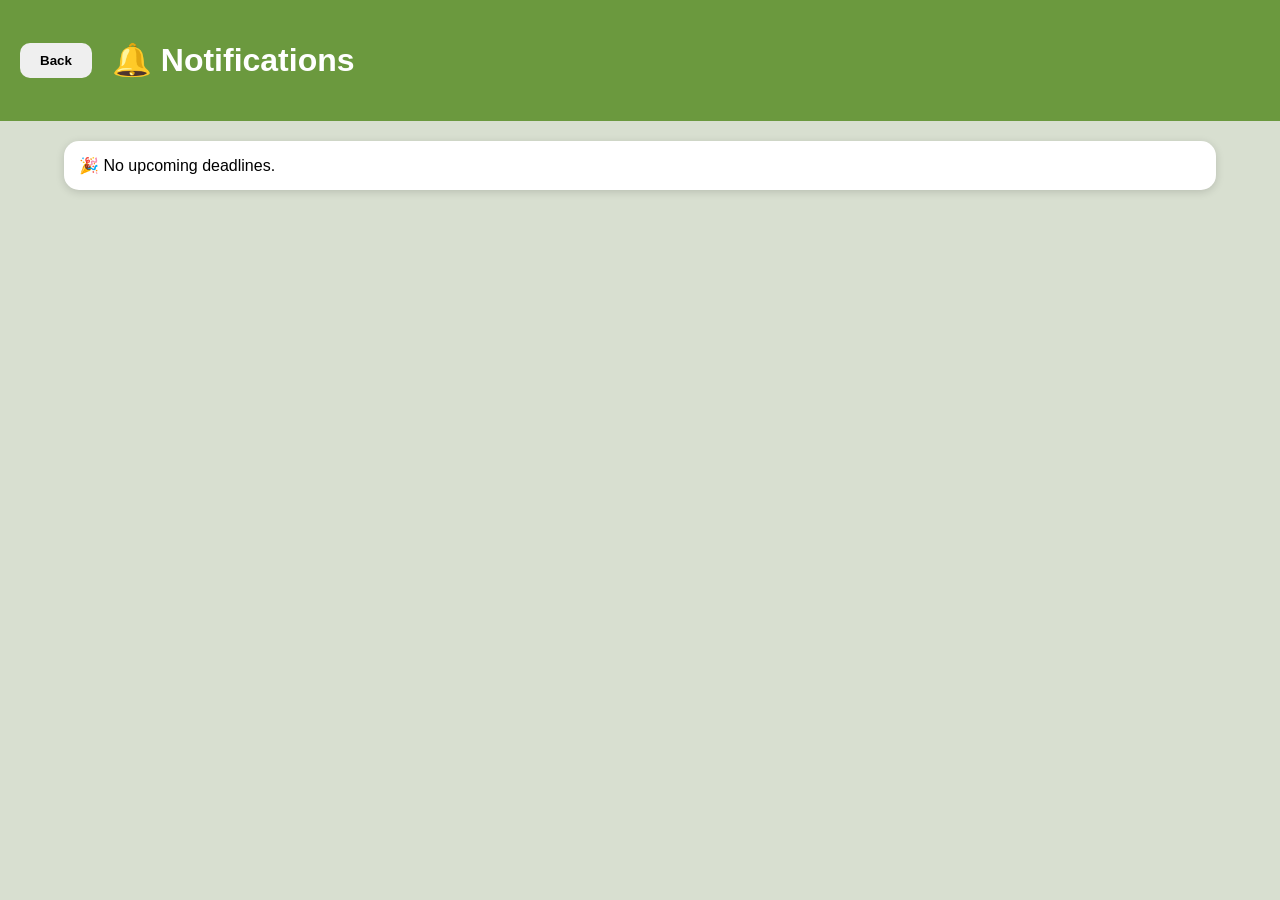
<file: notifications.html>
<!DOCTYPE html>
<html>

<head>
    <title>Notifications</title>
    <link rel="stylesheet"
          href="notifications.css">
</head>

<body>

    <div class="page-header">

        <button
            onclick="window.location.href='dashboard.html'">
            Back
        </button>

        <h1>🔔 Notifications</h1>

    </div>

    <div id="notificationsList"
         class="notifications-container">

    </div>

    <script src="tax-events.js"></script>
    <script src="notifications.js"></script>

</body>

</html>
</file>
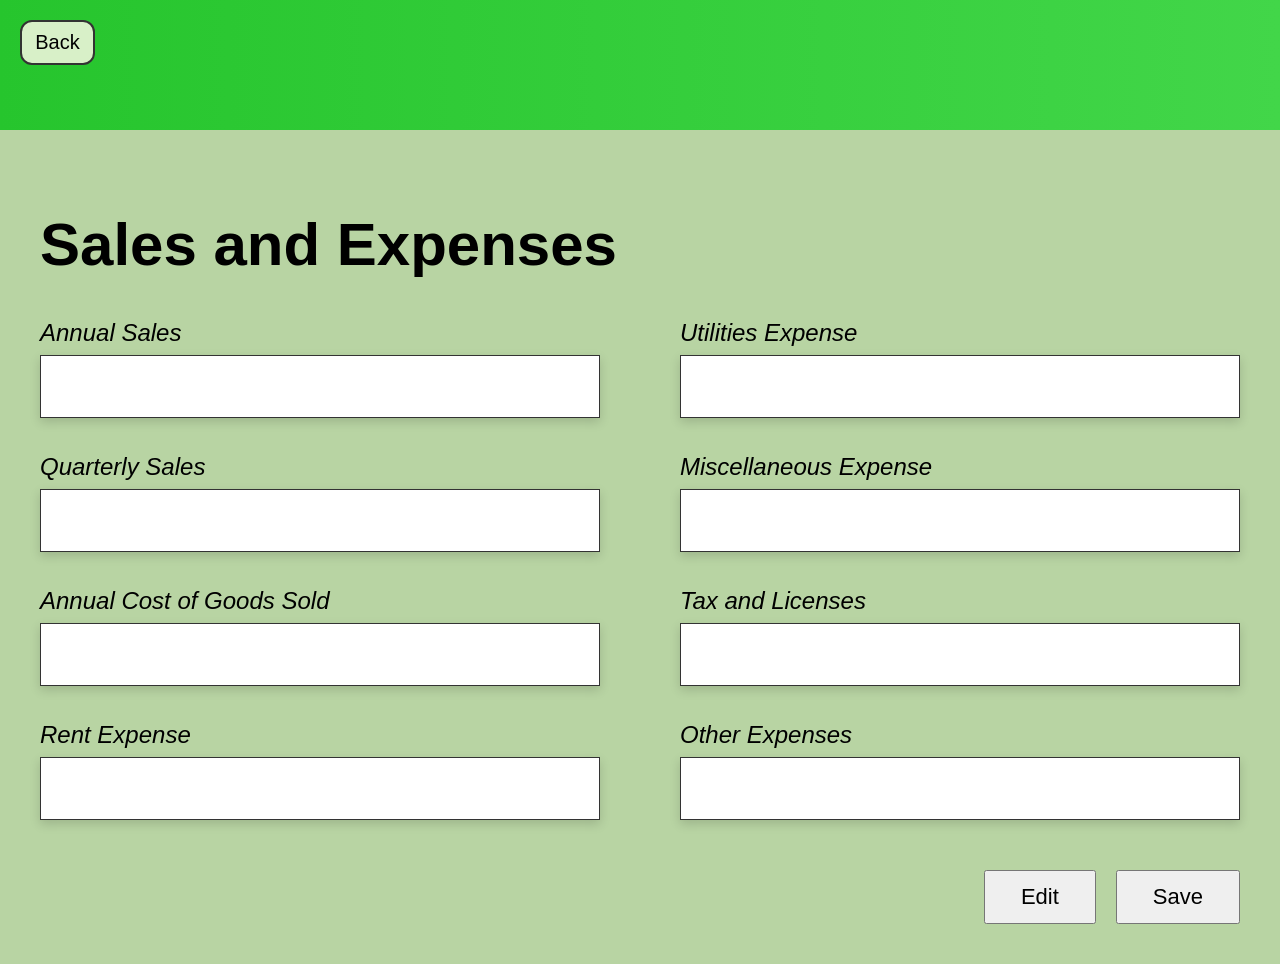
<file: sales-expenses.html>
<!DOCTYPE html>
<html lang="en">
<head>
    <meta charset="UTF-8">
    <meta name="viewport" content="width=device-width, initial-scale=1.0">
    <title>Sales and Expenses</title>

    <link rel="stylesheet" href="sales-expenses.css">
</head>
<body>

    <header class="top-banner">

        
                <button
    class="back-btn"
    onclick="history.back()">

    Back

            </button>

    </header>

    <main class="container">

        <h1>Sales and Expenses</h1>

        <div class="form-grid">

            <div class="field">
                <label>Annual Sales</label>
                <input type="text" id="annualSales" readonly>
            </div>

            <div class="field">
                <label>Utilities Expense</label>
                <input type="text" id="utilitiesExpense" readonly>
            </div>

            <div class="field">
                <label>Quarterly Sales</label>
                <input type="text" id="quarterlySales" readonly>
            </div>

            <div class="field">
                <label>Miscellaneous Expense</label>
                <input type="text" id="miscExpense" readonly>
            </div>

            <div class="field">
                <label>Annual Cost of Goods Sold</label>
                <input type="text" id="cogs" readonly>
            </div>

            <div class="field">
                <label>Tax and Licenses</label>
                <input type="text" id="taxLicenses" readonly>
            </div>

            <div class="field">
                <label>Rent Expense</label>
                <input type="text" id="rentExpense" readonly>
            </div>

            <div class="field">
                <label>Other Expenses</label>
                <input type="text" id="otherExpense" readonly>
            </div>

        </div>

        <div class="button-group">

            <button
                class="edit-btn"
                onclick="enableEdit()">

                Edit

            </button>

            <button
                class="save-btn"
                onclick="saveSalesExpenses()">

                Save

            </button>

        </div>

    </main>

    <script src="sales-expenses.js"></script>

</body>
</html>
</file>
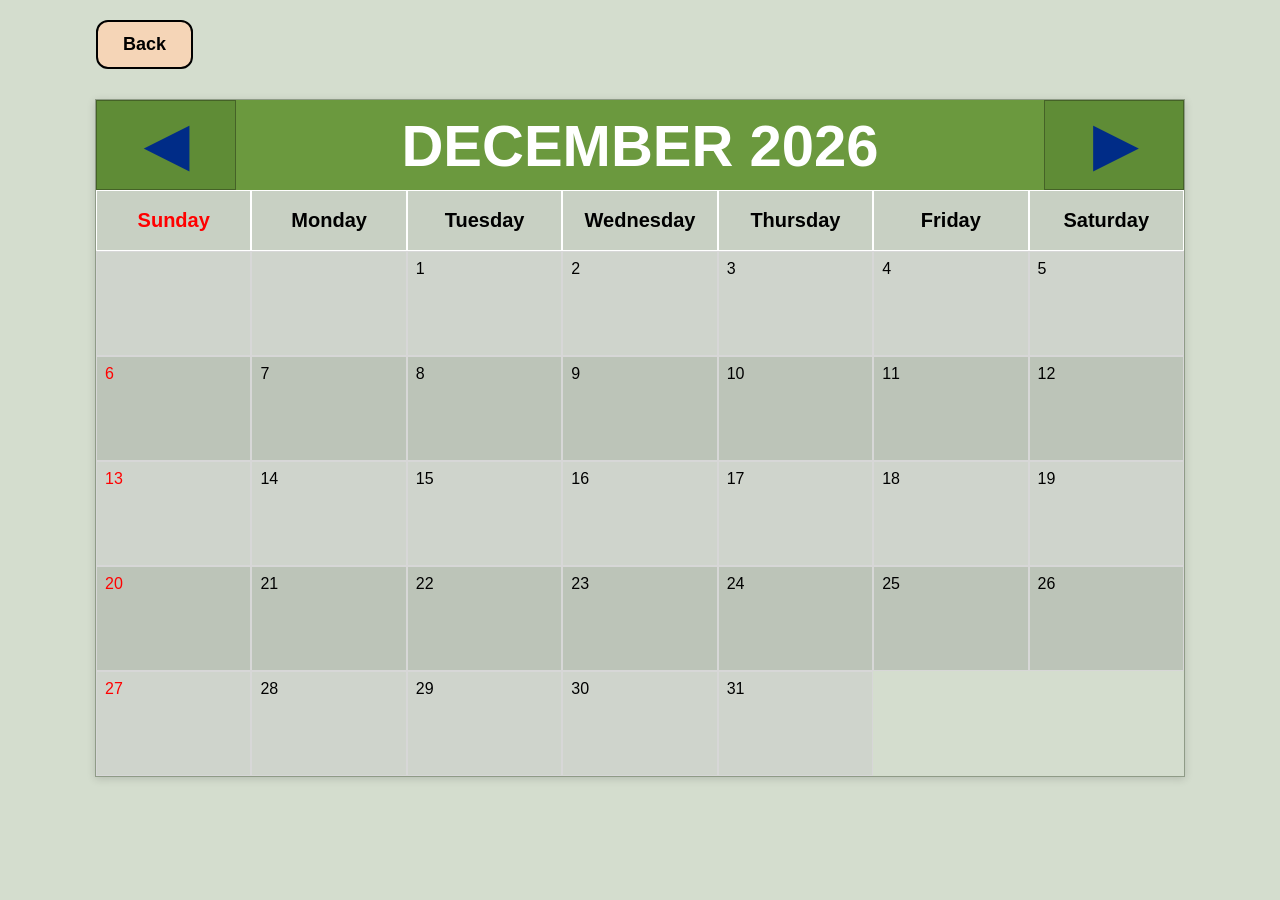
<file: tax-calendar.html>
<!DOCTYPE html>
<html lang="en">

<head>

    <meta charset="UTF-8">

    <meta
        name="viewport"
        content="width=device-width, initial-scale=1.0">

    <title>Tax Calendar</title>

    <link
        rel="stylesheet"
        href="tax-calendar.css">

</head>

<body>

<div class="top-actions">
    <button
        class="back-btn"
        onclick="window.location.href='dashboard.html'">
        Back
    </button>
</div>

    <div class="calendar-container">

        <div class="calendar-header">

            <button id="prevBtn">
                ◀
            </button>

            <h2 id="monthYear">
            </h2>

            <button id="nextBtn">
                ▶
            </button>

        </div>

        <div class="weekdays">

            <div>Sunday</div>
            <div>Monday</div>
            <div>Tuesday</div>
            <div>Wednesday</div>
            <div>Thursday</div>
            <div>Friday</div>
            <div>Saturday</div>

        </div>

        <div
            id="calendarGrid"
            class="calendar-grid">

        </div>

    </div>
    <script src="tax-events.js"></script>
    <script src="tax-calendar.js"></script>

</body>

</html>
</file>
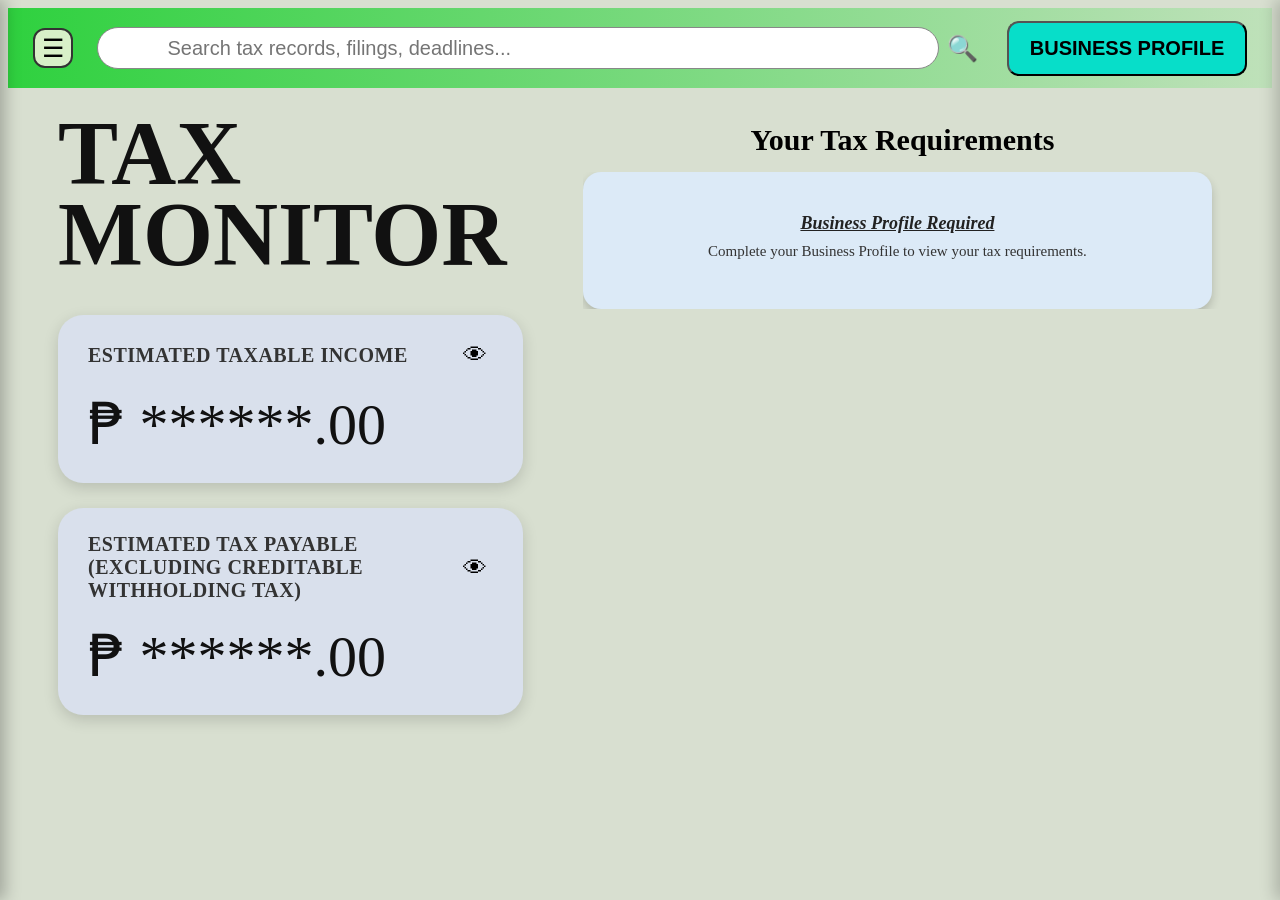
<file: taxmonitor.html>
<!DOCTYPE html>
<html lang="en">

<head>

    <meta charset="UTF-8">

    <meta
        name="viewport"
        content="width=device-width, initial-scale=1.0">

    <title>Tax Monitor</title>

    <link
        rel="stylesheet"
        href="taxmonitor.css">

</head>

<body>

    <header class="top-bar">

       <button
    class="menu-btn"
    onclick="openMenu()">

    ☰

</button>

        <div class="search-container">

            <input
                type="text"
                id="taxMonitorSearch"
                placeholder="Search tax records, filings, deadlines..."
            >

            <button class="search-btn">
                🔍
            </button> 

        </div>

        <!-- BUSINESS PROFILE -->
        <button
            class="profile-btn"
            onclick="openPanel()">

            BUSINESS PROFILE

        </button>

    </header>


    <main class="tax-monitor-container">

        <!-- LEFT SECTION -->

        <section class="tax-monitor-left">

            <h1 class="monitor-title">

                TAX
                <br>
                MONITOR

            </h1>


            <!-- Taxable Income -->

            <div class="tax-card">

                <div class="card-top">

                    <span>
                        ESTIMATED TAXABLE INCOME
                    </span>

                    <button
    class="eye-btn"
    onclick="toggleTaxableIncome()">

    👁

</button>

                </div>

                <h2
                    class="amount"
                    id="taxableIncome">

                    ₱ ******.00

                </h2>

            </div>


            <!-- Income Tax Due -->

            <div class="tax-card">

                <div class="card-top">

                    <span>
                       ESTIMATED TAX PAYABLE (EXCLUDING CREDITABLE WITHHOLDING TAX)
                    </span>

                    <button
    class="eye-btn"
    onclick="toggleIncomeTax()">

    👁

</button>

                </div>

                <h2
                    class="amount"
                    id="incomeTaxDue">

                    ₱ ******.00

                </h2>

            </div>

        </section>


        <!-- RIGHT SECTION -->

        <section class="tax-monitor-right">

            <h2 class="requirements-title">
                Your Tax Requirements
            </h2>

            <div
                id="requirementsContainer"
                class="requirements-container">

            </div>

        </section>

    </main>

    <!-- ========================= -->
<!-- MENU SIDE PANEL -->
<!-- ========================= -->

<div id="menuPanel" class="menu-panel">

    <div class="menu-header">

        <h2>YOUR MENU</h2>

        <button
            class="menu-close"
            onclick="closeMenu()">

            ☰

        </button>

    </div>


    <div class="menu-content">

        <button
            class="menu-item"
            onclick="window.location.href='dashboard.html'">

            📊 DASHBOARD

        </button>


        <button
            class="menu-item"
            onclick="window.location.href='taxmonitor.html'">

            🎯 TAX MONITOR

        </button>


        <button
            class="menu-item"
            onclick="window.location.href='tax-calendar.html'">

            📅 TAX CALENDAR

        </button>


        <button
            class="menu-item"
            onclick="window.location.href='notifications.html'">

            🔔 NOTIFICATIONS

        </button>


        <button
            class="menu-item"
            onclick="window.location.href='about-taxtrack.html'">

            💡 ABOUT TAXTRACK

        </button>

    </div>


    <div class="menu-footer">

        <button class="logout-btn">
            Logout
        </button>


        <button class="account-btn">
            ACCOUNT
        </button>

    </div>

</div>

    <!-- ========================= -->
    <!-- BUSINESS PROFILE SIDE PANEL -->
    <!-- ========================= -->

    <div
        id="profilePanel"
        class="side-panel">

        <div class="panel-header">

            <h2>
                Business Profile
            </h2>

            <button
                onclick="closePanel()">

                ✕

            </button>

        </div>


        <!-- BUSINESS INFORMATION -->

        <button
            class="panel-item"
            onclick="toggleAccordion('businessContent')">

            Business Information ▼

        </button>


        <div
            id="businessContent"
            class="accordion-content">

            <div class="info-card">

                <div class="info-label">
                    Business Name
                </div>

                <div
                    id="panelBusinessName"
                    class="info-value">

                    -

                </div>

            </div>


            <div class="info-card">

                <div class="info-label">
                    Business Type
                </div>

                <div
                    id="panelBusinessType"
                    class="info-value">

                    -

                </div>

            </div>


            <div class="info-card">

                <div class="info-label">
                    Business Size
                </div>

                <div
                    id="panelBusinessSize"
                    class="info-value">

                    -

                </div>

            </div>


            <div class="info-card">

                <div class="info-label">
                    Registration Date
                </div>

                <div
                    id="panelRegistrationDate"
                    class="info-value">

                    -

                </div>

            </div>


            <button
                class="more-details-btn"
                onclick="window.location.href='business-profile.html'">

                More Details →

            </button>

        </div>


        <!-- SALES AND EXPENSES -->

        <button
            class="panel-item"
            onclick="toggleAccordion('salesContent')">

            Sales and Expenses ▼

        </button>


        <div
            id="salesContent"
            class="accordion-content">

            <div class="info-card">

                <div class="info-label">
                    Quarterly Sales
                </div>

                <div
                    id="panelSales"
                    class="info-value">

                    -

                </div>

            </div>


            <div class="info-card">

                <div class="info-label">
                    Annual Cost of Goods Sold
                </div>

                <div
                    id="panelCOGS"
                    class="info-value">

                    -

                </div>

            </div>


            <div class="info-card">

                <div class="info-label">
                    Rent Expense
                </div>

                <div
                    id="panelRent"
                    class="info-value">

                    -

                </div>

            </div>


            <div class="info-card">

                <div class="info-label">
                    Miscellaneous Expense
                </div>

                <div
                    id="panelMisc"
                    class="info-value">

                    -

                </div>

            </div>


            <button
                class="more-details-btn"
                onclick="window.location.href='sales-expenses.html'">

                More Details →

            </button>

        </div>

    </div>


    <script src="taxmonitor.js"></script>

</body>

</html>
</file>
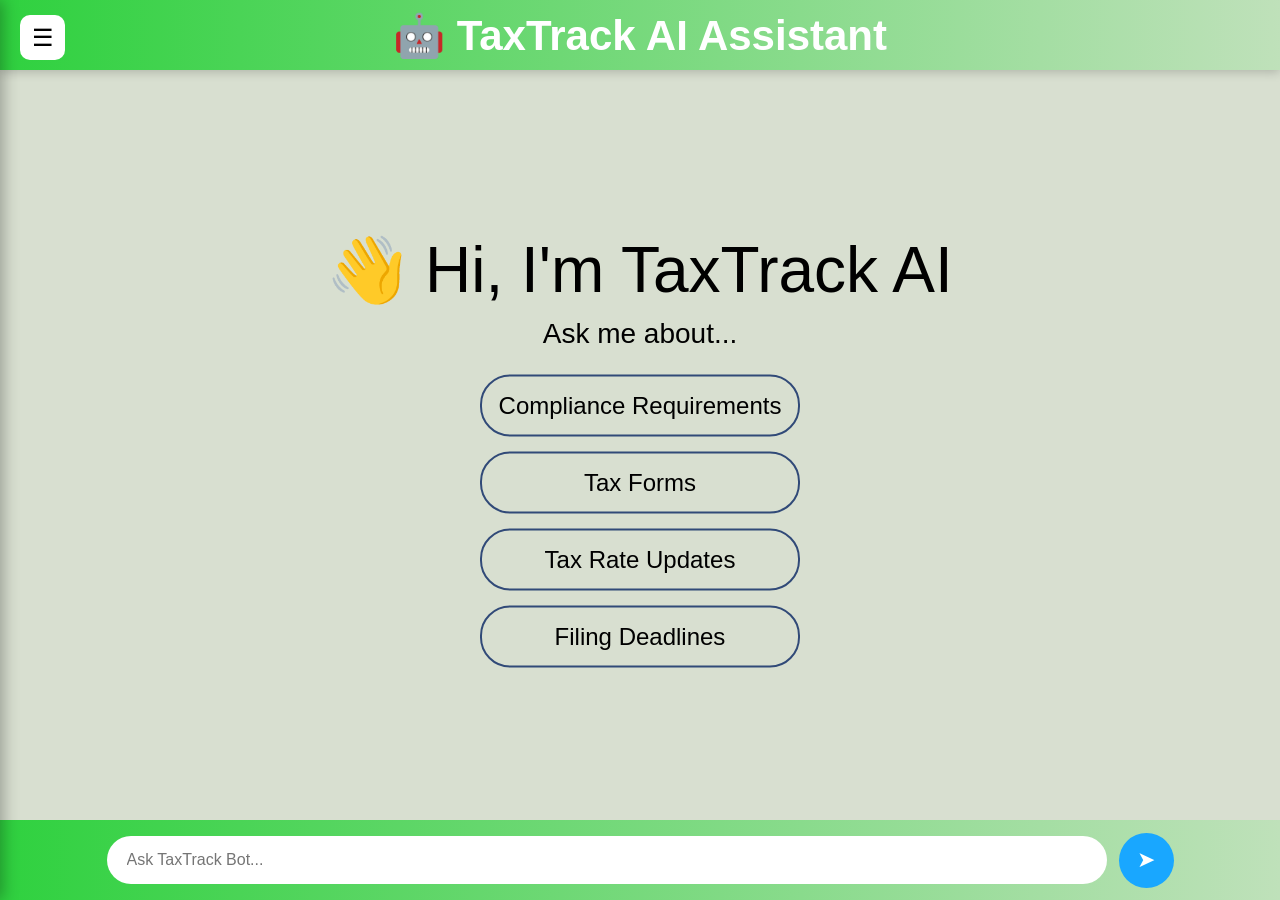
<file: taxtrackbot.html>
<!DOCTYPE html>
<html>

<head>

    <title>TaxTrack Bot</title>

    <link
        rel="stylesheet"
        href="taxtrackbot.css">

</head>
<div id="sidePanel" class="side-panel">

    <div class="panel-header">

        <h2>TAXTRACK AI</h2>

        <button
            class="close-btn"
            onclick="closePanel()">
            ❐
        </button>

    </div>

    <div class="panel-content">

        <div class="menu-item">
            💬 New Chat
        </div>

        <div class="menu-item disabled">
            📌 Pinned Chats
        </div>

        <div class="menu-item disabled">
            Recent
        </div>

    </div>

    <button
        class="dashboard-btn"
        onclick="window.location.href='dashboard.html'">

        Go back to Dashboard

    </button>

</div>

<div
    id="overlay"
    class="overlay"
    onclick="closePanel()">
</div>

<body>

    <!-- HEADER -->

    <div class="top-bar">
<button
    class="menu-btn"
    onclick="openPanel()">
    ☰
</button>
        <h2>
            🤖 TaxTrack AI Assistant
        </h2>

    </div>

    <!-- CHAT AREA -->

    <div class="chat-container">

        <div
            id="chatMessages"
            class="chat-messages">

            <div id="welcomeScreen" class="welcome-screen">

    <h1>
        👋 Hi, I'm TaxTrack AI
    </h1>

    <p>
        Ask me about...
    </p>

    <div class="suggestions">

        <button
            onclick="askSuggestion('What are my compliance requirements?')">

            Compliance Requirements

        </button>

        <button
            onclick="askSuggestion('What tax forms do I need?')">

            Tax Forms

        </button>

        <button
            onclick="askSuggestion('What are the latest tax rate updates?')">

            Tax Rate Updates

        </button>

        <button
            onclick="askSuggestion('When is my next filing deadline?')">

            Filing Deadlines

        </button>

    </div>

</div>

<div
    id="chatMessages"
    class="chat-messages">
</div>
    <!-- INPUT AREA -->

    <div class="bottom-bar">

        <input
            type="text"
            id="userInput"
            placeholder="Ask TaxTrack Bot...">

        <button
            class="send-btn"
            onclick="sendMessage()">

            ➤

        </button>

    </div>

    <script src="taxtrackbot.js"></script>

</body>
</file>
<file: about-taxtrack.css>
body{

    margin:0;

    font-family:Arial,sans-serif;

    background:#d8dfd0;
}

.about-container{

    width:85%;

    margin:30px auto;
}

.about-container h1{

    text-align:center;

    margin-bottom:30px;

    color:#2f5e1d;
}

.about-card{

    background:white;

    border-radius:20px;

    padding:20px;

    margin-bottom:20px;

    box-shadow:
    0 4px 10px rgba(0,0,0,0.15);
}

.about-card h2{

    margin-top:0;

    color:#2f5e1d;
}

.about-card p,
.about-card li{

    font-size:17px;

    line-height:1.6;
}

.about-card ul{

    padding-left:25px;
}

.disclaimer{

    border-left:8px solid #ff9f43;
}

.back-btn{

    padding:12px 25px;

    border:none;

    border-radius:12px;

    background:#f5d5b7;

    font-weight:bold;

    cursor:pointer;

    margin-bottom:20px;
}

@media (max-width: 768px){

    *{
        box-sizing:border-box;
    }

    body{
        overflow-x:hidden;
    }

    .container,
    .dashboard-container,
    .calendar-container,
    .content,
    .main-content{

        width:100%;
        max-width:100%;

        padding-left:10px;
        padding-right:10px;
    }

    .card,
    .dashboard-card,
    .compliance-card,
    .pending-card,
    .deadline-card{

        width:100% !important;

        max-width:none !important;
    }

    button{

        max-width:100%;
    }

    img{

        max-width:100%;
        height:auto;
    }

    table{

        display:block;

        overflow-x:auto;
    }
}
</file>
<file: business-profile.css>
body{

    margin:0;

    font-family:Arial, sans-serif;

    background:#d8dfd0;

}


.profile-container{

    max-width:1000px;

    margin:0 auto;

    padding:35px;

}


.profile-header{

    display:flex;

    align-items:center;

    gap:20px;

    margin-bottom:30px;

}


.profile-header h1{

    margin:0;

    font-size:34px;

}


.profile-header p{

    margin:5px 0 0;

    color:#666;

    font-size:17px;

}


.back-btn{

    width:75px;

    height:45px;

    border:2px solid #333;

    border-radius:12px;

    background:#d8f0c8;

    font-size:20px;

    cursor:pointer;

}


.profile-section{

    background:#d9e0ec;

    border-radius:25px;

    padding:25px;

    margin-bottom:25px;

    box-shadow:
        0 4px 15px rgba(0,0,0,0.12);

}


.profile-section h2{

    margin-top:0;

    margin-bottom:20px;

    font-size:24px;

}


.form-grid{

    display:grid;

    grid-template-columns:
        repeat(2, 1fr);

    gap:20px;

}


.field{

    display:flex;

    flex-direction:column;

}


.field.full-width{

    grid-column:
        1 / -1;

}


.field label{

    margin-bottom:8px;

    font-size:16px;

    font-weight:bold;

}


.field input,
.field select{

    height:45px;

    padding:0 14px;

    border:1px solid #999;

    border-radius:10px;

    font-size:16px;

    box-sizing:border-box;

    background:white;

}


.checkbox-row{

    display:flex;

    align-items:center;

    gap:10px;

    margin-top:20px;

    font-size:16px;

}


.checkbox-row input{

    width:18px;

    height:18px;

}


.section-description{

    color:#666;

    margin-top:-10px;

    margin-bottom:20px;

}


.activity-list{

    display:flex;

    flex-direction:column;

    gap:14px;

}


.activity-item{

    display:flex;

    align-items:center;

    gap:12px;

    background:white;

    padding:15px;

    border-radius:12px;

    cursor:pointer;

}


.activity-item input{

    width:18px;

    height:18px;

}


.save-area{

    display:flex;

    justify-content:flex-end;

    margin-top:10px;

}


.save-btn{

    padding:16px 30px;

    border:none;

    border-radius:15px;

    background:#2fd13f;

    color:black;

    font-size:18px;

    font-weight:bold;

    cursor:pointer;

    border:2px solid black;

}


.save-btn:active{

    transform:translateY(3px);

}


@media(max-width:700px){

    .profile-container{

        padding:20px;

    }


    .form-grid{

        grid-template-columns:1fr;

    }


    .field.full-width{

        grid-column:auto;

    }

}

.activity-group{

    margin-top:25px;

    padding:20px;

    background:#eef2f5;

    border-radius:15px;

}


.activity-group h3{

    margin-top:0;

    margin-bottom:8px;

    font-size:19px;

}


.activity-help{

    margin-top:0;

    margin-bottom:15px;

    color:#666;

    font-size:14px;

}


.activity-group .activity-item{

    margin-bottom:10px;

}


.activity-group .activity-item:last-child{

    margin-bottom:0;

}

@media (max-width: 768px){

    *{
        box-sizing:border-box;
    }

    body{
        overflow-x:hidden;
    }

    .container,
    .dashboard-container,
    .calendar-container,
    .content,
    .main-content{

        width:100%;
        max-width:100%;

        padding-left:10px;
        padding-right:10px;
    }

    .card,
    .dashboard-card,
    .compliance-card,
    .pending-card,
    .deadline-card{

        width:100% !important;

        max-width:none !important;
    }

    button{

        max-width:100%;
    }

    img{

        max-width:100%;
        height:auto;
    }

    table{

        display:block;

        overflow-x:auto;
    }
}
</file>
<file: business.css>
*{
    margin:0;
    padding:0;
    box-sizing:border-box;
}

body{
    min-height:100vh;

    font-family:Times 'Times New Roman', Times, serif, Helvetica, sans-serif;

    background: linear-gradient(
        135deg,
        #12b82b 0%,
        #43c94f 55%,
        #a7e8a9 100%
    );

    display:flex;
    justify-content:center;
    align-items:center;
}

.container{
    width:900px;
}

h1{
    margin-bottom:40px;
    font-size:40px;
}

.form-grid{
    display:grid;

    grid-template-columns:1fr 1fr;

    gap:25px;
}

label{
    display:block;

    margin-bottom:8px;

    font-weight:bold;
}

input,
select{
    width:100%;

    height:45px;

    border:none;

    border-radius:6px;

    padding:0 12px;

    font-size:16px;
}

input[type="checkbox"]{
    width:18px;
    height:18px;
}

.vat-box{
    margin-top:25px;

    display:flex;
    align-items:center;
    gap:10px;
}

button{
    display:block;

    margin:40px auto 0;

    width:220px;
    height:45px;

    background:#20c43a;

    border:2px solid black;

    border-radius:7px;

    font-weight:900;

    cursor:pointer;
}

button:hover{
    background:#16a82d;
}

@media(max-width:768px){

    .container{
        width:90%;
    }

    .form-grid{
        grid-template-columns:1fr;
    }

}

.logo-area{
    position:absolute;
    top:40px;
    left:50px;
}

.logo-area h1{
    margin:0;
}

.logo-area p{
    margin-top:0px;
}

.checkbox-container{
    display:flex;
    align-items:center;
    gap:10px;
    margin-top:25px;
}

.checkbox-container input[type="checkbox"]{
    width:18px;
    height:18px;
    margin:0;
}

.checkbox-container label{
    margin:0;
    font-weight:normal;
}

.page-title{
    text-align:center;
    margin-bottom:50px;
    font-size:32px;
}

@media (max-width: 768px){

    *{
        box-sizing:border-box;
    }

    body{
        overflow-x:hidden;
    }

    .container,
    .dashboard-container,
    .calendar-container,
    .content,
    .main-content{

        width:100%;
        max-width:100%;

        padding-left:10px;
        padding-right:10px;
    }

    .card,
    .dashboard-card,
    .compliance-card,
    .pending-card,
    .deadline-card{

        width:100% !important;

        max-width:none !important;
    }

    button{

        max-width:100%;
    }

    img{

        max-width:100%;
        height:auto;
    }

    table{

        display:block;

        overflow-x:auto;
    }
}
</file>
<file: dashboard.css>
/* =========================
   GENERAL
========================= */

body{
    margin:0;
    font-family:Arial, sans-serif;
    background:#d8dfd0;
}

/* =========================
   TOP BAR
========================= */

.top-bar{
    height:80px;

    display:flex;
    justify-content:space-between;
    align-items:center;
    gap: 5px;
    padding:0 25px;

    background:linear-gradient(
        to right,
        #2fd13f,
        #bfe1ba
    );
}

.menu-btn,
.profile-btn,
.account-btn{
    cursor:pointer;
}

/* =========================
   SEARCH BAR
========================= */

.search-container{
    display:flex;
    align-items:center;
    gap:0px;
}

.search-container input{
    width:700px;
    height:40px;

    padding:0 70px;

    border-radius:70px;
    border:1px solid #888;

    font-size:20px;
}

.search-btn{
    cursor:pointer;
    font-size:25px;
    background: transparent;
    border: none;
}

/* =========================
   DASHBOARD CONTENT
========================= */

.dashboard-content{

    display:flex;

    justify-content:center;

    gap:40px;

    padding:35px;

    flex-wrap:wrap;
}

/* =========================
   CARDS
========================= */

.card{

    width:420px;
    height:420px;

    background:#d9e0ec;

    border-radius:35px;

    box-shadow:
    0 4px 15px rgba(0,0,0,0.15);

    padding:20px;

    box-sizing:border-box;

    text-align:center;
}

.pending-card,
.deadline-card{
    height:300px;
}

.card h2{
    margin-top:10px;
    font-size:26px;
}

/* =========================
   COMPLIANCE SCORE
========================= */

.score-circle{

    position:relative;

    width:220px;
    height:220px;

    margin:40px auto 20px;
}

.score-circle svg{
    width:220px;
    height:220px;
}

.bg-circle{
    fill:none;
    stroke:#d3d3d3;
    stroke-width:18;
}

.progress-circle{

    fill:none;

    stroke:#2fd13f;

    stroke-width:18;

    stroke-linecap:round;

    transform:rotate(-90deg);

    transform-origin:center;

    stroke-dasharray:565;

    stroke-dashoffset:565;

    transition:1.5s;
}

.score-text{

    position:absolute;

    top:50%;
    left:50%;

    transform:
    translate(-50%, -50%);

    font-size:42px;

    font-weight:bold;
}

#scoreLabel{

    font-size:28px;

    margin-top:25px;
}

/* =========================
   SCROLL BOX
========================= */

.scroll-box{

    height:180px;

    overflow-y:auto;

    text-align:left;

    padding:10px;
}

.pending-item{

    display:block;

    margin-bottom:15px;

    font-size:18px;

    cursor:pointer;
}

.pending-item input{

    margin-right:10px;
}

/* =========================
   BOTTOM BUTTONS
========================= */

.bottom-actions{

    position:absolute;

    right:30px;

    bottom:10px;

    display:flex;

    flex-direction:column;

    gap:15px;
}

.bot-btn{

    padding:23px 35px;

    border:none;

    border-radius:35px;

    cursor:pointer;
 background:#f5d5b7;

    color:black;

    font-weight:bold;
    font-weight:bold;
    font-size:20px;
    
}

.bot-btn{
    border:2px solid black;
}

.bot-btn,
.help-btn{
    transition: 0.15s;
}

.bot-btn:active,
.help-btn:active{
    transform: translateY(3px);
}

.help-btn{

    width:60px;
    height:60px;
background:#f5d5b7;

    color:black;
    border-radius:50%;

    border:none;

    cursor:pointer;

    font-size:24px;
}

.help-btn{
      border:2px solid black;
}

.profile-btn{

    width: 240px;

    height: 55px;
background:#07dec9;

    color:black;
    font-size: 20px;

    font-weight: bold;

    border-radius: 12px;
}

.menu-btn{

    width: 40px;

    height: 40px;

    font-size: 25px;

    border: 2px solid #333;

    border-radius: 12px;

    background: #d8f0c8;

    cursor: pointer;
}

/* =========================
   WELCOME BANNER
========================= */

.welcome-banner{
    padding:20px 35px 10px;
}

.welcome-banner h1{
    margin:0;
    font-size:34px;
    font-weight:bold;
    color:#222;
}

.welcome-banner p{
    margin-top:5px;
    color:#666;
    font-size:19px;
}

.side-panel{

    position:fixed;

    top:0;

    right:-350px;

    width:350px;

    height:100vh;

    overflow-y:auto;

    background:#d6f1f7;

    box-shadow:
    -5px 0 15px rgba(0,0,0,0.2);

    transition:0.3s;

    z-index:1000;
}

.side-panel.show{

    right:0;
}

.panel-header{

    display:flex;

    justify-content:space-between;

    align-items:center;

    padding:20px;

    border-bottom:1px solid #ddd;
}

.panel-header button{

    border:none;

    background:none;

    font-size:24px;

    cursor:pointer;
}

.panel-menu{

    display:flex;

    flex-direction:column;
}

.panel-item{
    width: 200%;
    padding:20px;

    border:none;

    background:#d6f1f7;

    text-align:left;

    font-size:18px;

    cursor:pointer;

    border-bottom:1px solid #eee;
}

.panel-item:hover{

    background:#9fd9f0;
}

.accordion-content{

    display:none;

    padding:15px;

    background:#c1ffaf;
}

.accordion-content{

    display:none;

    padding:20px;

    background:#c1ffaf;
}

.info-card{

    background:white;

    border-radius:15px;

    padding:12px 15px;

    margin-bottom:12px;

    box-shadow:
    0 2px 8px rgba(0,0,0,0.1);
}

.info-label{

    font-size:14px;

    color:#e1923d;

    margin-bottom:5px;
}

.info-value{

    font-size:20px;

    font-weight:bold;

    color:hsl(31, 73%, 56%);
}

.info-card{

    background:white;

    border-left:6px solid #2fd13f;

    border-radius:15px;

    padding:12px 15px;

    margin-bottom:12px;

    box-shadow:
    0 2px 8px rgba(0,0,0,0.1);

    transition:0.2s;
}

.info-card:hover{

    transform:translateY(-2px);

    box-shadow:
    0 4px 12px rgba(0,0,0,0.15);
}

.info-label{

    font-size:13px;

    color:#666;

    margin-bottom:5px;
}

.info-value{

    font-size:18px;

    font-weight:bold;

    color:#222;
}

.more-details-btn{

    background:none;

    border:none;

    color:#2fd13f;

    font-size:14px;

    font-weight:600;

    float:right;

    cursor:pointer;
}

/* =========================
   MENU PANEL
========================= */

.menu-panel{

    position:fixed;

    top:0;

    left:-350px;

    width:350px;

    height:100vh;

    background:#b2dc88;

    box-shadow:
    5px 0 15px rgba(0,0,0,0.25);

    transition:0.3s;

    z-index:1001;

    display:flex;

    flex-direction:column;
}

.menu-panel.show{

    left:0;
}

.menu-header{

    height:90px;

    background:linear-gradient(
        to right,
        #2fd13f,
        #bfe1ba
    );

    display:flex;

    justify-content:space-between;

    align-items:center;

    padding:0 25px;
}

.menu-header h2{

    margin:0;

    font-size:32px;

    font-weight:bold;
}

.menu-close{

    width:50px;

    height:50px;

    border:none;

    border-radius:12px;

    font-size:24px;

    cursor:pointer;

    background:#d8f0c8;
}

.menu-content{

    flex:1;
}

.menu-item{

    width:100%;

    padding:25px;

    border:none;

    border-bottom:
    1px solid rgba(0,0,0,0.1);

    background:#b8d5a3;

    text-align:left;

    font-size:22px;

    font-weight:bold;

    cursor:pointer;
}

.menu-item:hover{

    background:#a8c892;
}

.menu-footer{

    padding:20px;

    display:flex;

    justify-content:space-between;

    align-items:center;
}

.logout-btn{

    border:none;

    background:none;

    font-size:20px;

    cursor:pointer;
}

.account-btn{

    padding:12px 25px;

    border:none;

    border-radius:12px;

    background:#a8c7ff;

    font-weight:bold;

    cursor:pointer;
}

@media 
(max-width: 768px){

    *{
        box-sizing:border-box;
    }

    body{
        overflow-x:hidden;
    }

    .container,
    .dashboard-container,
    .calendar-container,
    .content,
    .main-content{

        width:100%;
        max-width:100%;

        padding-left:10px;
        padding-right:10px;
    }

   .card,
.dashboard-card,
.compliance-card,
.pending-card,
.deadline-card{

    width:100% !important;

    max-width:350px !important;

    margin:0 auto;

    height:auto !important;

    min-height:250px;
}
    button{

        max-width:100%;
    }

    img{

        max-width:100%;
        height:auto;
    }

    table{

        display:block;

        overflow-x:auto;
    }

    .search-container{
    flex:1;
}

.search-container input{

    width:100%;

    font-size:14px;

    padding:0 20px;
}

.profile-btn{

    width:auto;

    height:45px;

    font-size:14px;
}

}
</file>
<file: help.css>
*{
    margin:0;
    padding:0;
    box-sizing:border-box;
}

body{

    font-family:
        "Segoe UI",
        sans-serif;

    background:#d8dfd0;

    color:#222;

}

.help-header{

    background:
        linear-gradient(
            135deg,
            #2fd13f,
            #bfe1ba
        );

    color:white;

    padding:30px 20px;

    position:sticky;

    top:0;

    z-index:100;

    box-shadow:
        0 4px 15px
        rgba(0,0,0,.15);

}

.back-btn{

    border:none;

    background:white;

    color:#2fd13f;

    font-weight:600;

    padding:10px 16px;

    border-radius:10px;

    cursor:pointer;

    transition:.3s;

}

.back-btn:hover{

    transform:
        translateY(-2px);

}

.help-header h1{

    margin-top:15px;

    font-size:2rem;

}

.help-header p{

    margin-top:8px;

    opacity:.95;

}

.help-container{

    max-width:900px;

    margin:auto;

    padding:30px 20px;

}

.help-container h2{

    font-size:2rem;

    margin-bottom:25px;

}

.accordion{

    margin-bottom:18px;

}

.accordion-btn{

    width:100%;

    background:white;

    border:none;

    border-radius:16px;

    padding:22px;

    cursor:pointer;

    display:flex;

    justify-content:space-between;

    align-items:center;

    font-size:1.1rem;

    font-weight:700;

    box-shadow:
        0 4px 12px
        rgba(0,0,0,.08);

    transition:.3s;

}

.accordion-btn:hover{

    transform:
        translateY(-2px);

}

.arrow{

    font-size:1.2rem;

    transition:.3s;

}

.accordion.active
.arrow{

    transform:
        rotate(90deg);

}

.accordion-content{

    max-height:0;

    overflow:hidden;

    background:white;

    border-radius:0 0 16px 16px;

    transition:
        max-height .4s ease;

}

.accordion-content-inner{

    padding:25px;

}

.accordion-content img{

    width:100%;

    border-radius:12px;

    border:
        2px solid
        #e5e5e5;

    margin-bottom:18px;

}

.accordion-content p{

    line-height:1.7;

    color:#444;

}

.step-badge{

    display:inline-block;

    background:#2fd13f;

    color:white;

    padding:6px 12px;

    border-radius:30px;

    font-size:.85rem;

    margin-bottom:15px;

}

.footer-space{

    height:50px;

}

@media(max-width:768px){

    .help-header h1{

        font-size:1.6rem;

    }

    .accordion-btn{

        font-size:1rem;

        padding:18px;

    }

}
</file>
<file: notifications.css>
body{

    margin:0;

    font-family:Arial,sans-serif;

    background:#d8dfd0;
}

.page-header{

    display:flex;

    align-items:center;

    gap:20px;

    padding:20px;

    background:#6b993e;

    color:white;
}

.page-header button{

    padding:10px 20px;

    border:none;

    border-radius:10px;

    cursor:pointer;

    font-weight:bold;
}

.notifications-container{

    width:90%;

    margin:20px auto;

    display:flex;

    flex-direction:column;

    gap:15px;
}

.notification-card{

    background:white;

    border-radius:15px;

    padding:15px;

    box-shadow:
    0 2px 8px rgba(0,0,0,0.15);
}

.notification-card h3{

    margin:0 0 10px 0;
}

.notification-card p{

    margin:5px 0;
}

.due-today{

    border-left:8px solid red;
}

.due-soon{

    border-left:8px solid orange;
}

.upcoming{

    border-left:8px solid green;
}

@media (max-width: 768px){

    *{
        box-sizing:border-box;
    }

    body{
        overflow-x:hidden;
    }

    .container,
    .dashboard-container,
    .calendar-container,
    .content,
    .main-content{

        width:100%;
        max-width:100%;

        padding-left:10px;
        padding-right:10px;
    }

    .card,
    .dashboard-card,
    .compliance-card,
    .pending-card,
    .deadline-card{

        width:100% !important;

        max-width:none !important;
    }

    button{

        max-width:100%;
    }

    img{

        max-width:100%;
        height:auto;
    }

    table{

        display:block;

        overflow-x:auto;
    }
}
</file>
<file: sales-expenses.css>
body{

    margin:0;

    font-family:Arial,sans-serif;

    background:#b8d4a3;
}

.top-banner{

    height:90px;

    background:linear-gradient(
        to right,
        #26c52d,
        #42d649
    );

    padding:20px;
}

.back-btn{

    width:75px;

    height:45px;

    border:2px solid #333;

    border-radius:12px;

    background:#d8f0c8;

    font-size:20px;

    cursor:pointer;


}

.container{

    padding:40px;
}

.container h1{

    font-size:60px;

    margin-bottom:40px;
}

.form-grid{

    display:grid;

    grid-template-columns:1fr 1fr;

    gap:35px 80px;
}

.field{

    display:flex;

    flex-direction:column;
}

.field label{

    font-style:italic;

    font-size:24px;

    margin-bottom:8px;
}

.field input{

    height:45px;

    font-size:20px;

    padding:8px;

    border:1px solid #333;

    box-shadow:0 4px 10px rgba(0,0,0,0.15);
}

.button-group{

    display:flex;

    justify-content:flex-end;

    gap:20px;

    margin-top:50px;
}

.edit-btn,
.save-btn{

    padding:12px 35px;

    font-size:22px;

    cursor:pointer;
}

@media (max-width: 768px){

    *{
        box-sizing:border-box;
    }

    body{
        overflow-x:hidden;
    }

    .container,
    .dashboard-container,
    .calendar-container,
    .content,
    .main-content{

        width:100%;
        max-width:100%;

        padding-left:10px;
        padding-right:10px;
    }

    .card,
    .dashboard-card,
    .compliance-card,
    .pending-card,
    .deadline-card{

        width:100% !important;

        max-width:none !important;
    }

    button{

        max-width:100%;
    }

    img{

        max-width:100%;
        height:auto;
    }

    table{

        display:block;

        overflow-x:auto;
    }
}
</file>
<file: tax-calendar.css>
/* =========================
   PAGE
========================= */

body{
    margin:0;
    font-family:Arial, sans-serif;
    background:#d4ddce;
}

/* =========================
   CALENDAR CONTAINER
========================= */

.calendar-container{

    width:85%;

    margin:30px auto;

    border:1px solid #8f9b87;

    background:#d4ddce;

    box-shadow:
    0 2px 8px rgba(0,0,0,0.15);
}

/* =========================
   HEADER
========================= */

.calendar-header{

    display:grid;

    grid-template-columns:
    140px
    1fr
    140px;

    height:90px;

    background:#6b993e;

    color:white;
}

#monthYear{

    display:flex;

    justify-content:center;

    align-items:center;

    margin:0;

    font-size:58px;

    font-weight:bold;

    text-transform:uppercase;
}

#prevBtn,
#nextBtn{

    background:#5f8c36;

    border:1px solid #456227;

    color:#002c87;

    font-size:55px;

    font-weight:bold;

    cursor:pointer;

    transition:0.2s;
}

#prevBtn:hover,
#nextBtn:hover{

    background:#719f45;
}

/* =========================
   WEEKDAYS
========================= */

.weekdays{

    display:grid;

    grid-template-columns:
    repeat(7,1fr);
}

.weekdays div{

    background:#c8d0c3;

    border:1px solid white;

    text-align:center;

    padding:18px;

    font-size:20px;

    font-weight:bold;
}

.weekdays div:first-child{

    color:red;
}

/* =========================
   GRID
========================= */

.calendar-grid{

    display:grid;

    grid-template-columns:
    repeat(7,1fr);

    grid-auto-rows:105px;
}

/* =========================
   DAY CELLS
========================= */

.day{

    position:relative;

    border:1px solid #d7d7d7;

    padding:8px;

    background:#cfd4cc;
}

.day:nth-child(14n+8),
.day:nth-child(14n+9),
.day:nth-child(14n+10),
.day:nth-child(14n+11),
.day:nth-child(14n+12),
.day:nth-child(14n+13),
.day:nth-child(14n+14){

    background:#bcc4b8;
}

.day-number{

    font-size:16px;
}

.sunday .day-number{

    color:red;
}

.other-month{

    color:#444;
}

/* =========================
   EVENTS
========================= */

.event{

    margin-top:5px;

    font-size:11px;

    color:#0c5cc2;

    font-style:italic;

    line-height:1.3;
}

.event::before{

    content:"• ";

    color:red;

    font-size:14px;
}

/* =========================
   RESPONSIVE
========================= */

@media(max-width:1000px){

    #monthYear{

        font-size:35px;
    }

    .calendar-grid{

        grid-auto-rows:85px;
    }

    #prevBtn,
    #nextBtn{

        font-size:35px;
    }
}

.top-actions{
    width:85%;
    margin:20px auto 10px;
}

.back-btn{

    padding:12px 25px;

    background:#f5d5b7;

    border:2px solid black;

    border-radius:12px;

    font-size:18px;

    font-weight:bold;

    cursor:pointer;

    transition:0.15s;
}

.back-btn:active{
    transform:translateY(3px);
}

@media (max-width: 768px){

    *{
        box-sizing:border-box;
    }

    body{
        overflow-x:hidden;
    }

    .container,
    .dashboard-container,
    .calendar-container,
    .content,
    .main-content{

        width:100%;
        max-width:100%;

        padding-left:10px;
        padding-right:10px;
    }

    .card,
    .dashboard-card,
    .compliance-card,
    .pending-card,
    .deadline-card{

        width:100% !important;

        max-width:none !important;
    }

    button{

        max-width:100%;
    }

    img{

        max-width:100%;
        height:auto;
    }

    table{

        display:block;

        overflow-x:auto;
    }
}
</file>
<file: taxmonitor.css>
body{
    background:#d8dfd0;
}

/* =========================
   TAX MONITOR PAGE
========================= */

.tax-monitor-container{

    display:flex;

    justify-content:space-between;

    align-items:flex-start;

    gap:60px;

    padding:25px 50px 40px;
}

/* =========================
   LEFT SECTION
========================= */

.tax-monitor-left{

    width:40%;
}

.monitor-title{

    font-size:90px;

    font-weight:900;

    line-height:0.9;

    margin:0 0 40px 0;

    color:#111;
}

/* =========================
   TAX CARDS
========================= */

.tax-card{

    background:#d9e0ec;

    border-radius:25px;

    padding:25px 30px;

    margin-bottom:25px;

    box-shadow:
    0 5px 15px rgba(0,0,0,0.15);
}

.card-top{

    display:flex;

    justify-content:space-between;

    align-items:center;

    margin-bottom:20px;
}

.card-top span{

    font-size:20px;

    font-weight:bold;

    letter-spacing:0.5px;

    color:#333;
}

.eye-btn{

    border:none;

    background:none;

    font-size:24px;

    cursor:pointer;

    transition:0.2s;
}

.eye-btn:hover{

    transform:scale(1.1);
}

.amount{

    margin:0;

    font-size:58px;

    font-weight:500;

    color:#111;
}

/* =========================
   RIGHT SECTION
========================= */

.tax-monitor-right{

    width:55%;
}

.requirements-title{

    text-align:center;

    font-size:40px;

    font-weight:bold;

    margin:10px 0 25px;
}

/* =========================
   REQUIREMENTS CONTAINER
========================= */

.requirements-container{

    display:flex;

    flex-direction:column;

    gap:20px;

    max-height:600px;

    overflow-y:auto;

    padding-right:10px;
}

/* =========================
   REQUIREMENT CARD
========================= */

.requirement-card{

    background:#d9e0ec;

    border-radius:20px;

    padding:25px;

    text-align:center;

    box-shadow:
    0 4px 12px rgba(0,0,0,0.15);
}

.requirement-card h3{

    margin:0 0 15px;

    font-size:28px;

    font-style:italic;

    text-decoration:underline;

    color:#222;
}

.requirement-card p{

    margin:0 0 15px;

    font-size:20px;

    line-height:1.5;

    color:#333;
}

.requirement-card a{

    color:#0066cc;

    font-size:18px;

    font-weight:bold;

    text-decoration:none;
}

.requirement-card a:hover{

    text-decoration:underline;
}

/* =========================
   SCROLLBAR
========================= */

.requirements-container::-webkit-scrollbar{

    width:10px;
}

.requirements-container::-webkit-scrollbar-track{

    background:#dfe8d8;

    border-radius:20px;
}

.requirements-container::-webkit-scrollbar-thumb{

    background:#7b9b6b;

    border-radius:20px;
}

.requirements-container::-webkit-scrollbar-thumb:hover{

    background:#648451;
}

/* =========================
   RESPONSIVE
========================= */

@media(max-width:1200px){

    .tax-monitor-container{

        flex-direction:column;
    }

    .tax-monitor-left,
    .tax-monitor-right{

        width:100%;
    }

    .monitor-title{

        font-size:70px;
    }

    .amount{

        font-size:48px;
    }
}


/* =========================
   TOP BAR
========================= */

.top-bar{
    height:80px;

    display:flex;
    justify-content:space-between;
    align-items:center;
    gap: 5px;
    padding:0 25px;

    background:linear-gradient(
        to right,
        #2fd13f,
        #bfe1ba
    );
}

.menu-btn,
.profile-btn,
.account-btn{
    cursor:pointer;
}

/* =========================
   SEARCH BAR
========================= */

.search-container{
    display:flex;
    align-items:center;
    gap:2px;
}

.search-container input{
    width:700px;
    height:40px;

    padding:0 70px;

    border-radius:70px;
    border:1px solid #888;

    font-size:20px;
}

.search-btn{
    cursor:pointer;
    font-size:25px;
    background: transparent;
    border: none;
}

.profile-btn{

    width: 240px;

    height: 55px;
background:#07dec9;

    color:black;
    font-size: 20px;

    font-weight: bold;

    border-radius: 12px;
}

.menu-btn{

    width: 40px;

    height: 40px;

    font-size: 25px;

    border: 2px solid #333;

    border-radius: 12px;

    background: #d8f0c8;

    cursor: pointer;
}

/* ============================= */
/* YOUR TAX REQUIREMENTS */
/* ============================= */

.tax-monitor-right {
    display: flex;
    flex-direction: column;
}

.requirements-title {
    margin-bottom: 15px;
    text-align: center;
    font-size: 30px;
}

.requirements-container {
    display: flex;
    flex-direction: column;
    gap: 14px;
}

.requirement-card {
    background: #dceaf7;
    border-radius: 18px;
    padding: 16px 24px;
    min-height: 105px;

    display: flex;
    flex-direction: column;
    justify-content: center;

    box-shadow: 0 5px 10px rgba(0, 0, 0, 0.18);

    transition:
        transform 0.2s ease,
        box-shadow 0.2s ease;
}

.requirement-card:hover {
    transform: translateY(-3px);
    box-shadow: 0 8px 16px rgba(0, 0, 0, 0.22);
}

.requirement-card h3 {
    margin: 0 0 7px;
    text-align: center;

    font-size: 18px;
    font-weight: 700;
}

.requirement-card p {
    margin: 0 0 7px;
    text-align: center;

    font-size: 15px;
    line-height: 1.4;
}

.ebirforms-link {
    display: block;

    text-align: center;

    font-size: 14px;
    font-weight: 600;

    text-decoration: none;

    transition: 0.2s ease;
}

.ebirforms-link:hover {
    text-decoration: underline;
}

/* =========================
   BUSINESS PROFILE SIDE PANEL
========================= */

.side-panel{

    position:fixed;

    top:0;

    right:-350px;

    width:350px;

    height:100vh;

    overflow-y:auto;

    background:#d6f1f7;

    box-shadow:
    -5px 0 15px rgba(0,0,0,0.2);

    transition:0.3s;

    z-index:1000;
}

.side-panel.show{

    right:0;
}


/* =========================
   PANEL HEADER
========================= */

.panel-header{

    display:flex;

    justify-content:space-between;

    align-items:center;

    padding:20px;

    border-bottom:1px solid #ddd;
}

.panel-header h2{

    margin:0;

}

.panel-header button{

    border:none;

    background:none;

    font-size:24px;

    cursor:pointer;
}


/* =========================
   PANEL ITEMS
========================= */

.panel-item{

    width:200%;

    padding:20px;

    border:none;

    background:#d6f1f7;

    text-align:left;

    font-size:18px;

    cursor:pointer;

    border-bottom:1px solid #eee;
}

.panel-item:hover{

    background:#9fd9f0;
}


/* =========================
   ACCORDION
========================= */

.accordion-content{

    display:none;

    padding:20px;

    background:#c1ffaf;
}


/* =========================
   INFORMATION CARDS
========================= */

.info-card{

    background:white;

    border-left:6px solid #2fd13f;

    border-radius:15px;

    padding:12px 15px;

    margin-bottom:12px;

    box-shadow:
    0 2px 8px rgba(0,0,0,0.1);

    transition:0.2s;
}

.info-card:hover{

    transform:translateY(-2px);

    box-shadow:
    0 4px 12px rgba(0,0,0,0.15);
}

.info-label{

    font-size:13px;

    color:#666;

    margin-bottom:5px;
}

.info-value{

    font-size:18px;

    font-weight:bold;

    color:#222;
}


/* =========================
   MORE DETAILS BUTTON
========================= */

.more-details-btn{

    background:none;

    border:none;

    color:#2fd13f;

    font-size:14px;

    font-weight:600;

    float:right;

    cursor:pointer;

    margin-bottom:10px;
}

/* =========================
   MENU PANEL
========================= */

.menu-panel{

    position:fixed;

    top:0;

    left:-350px;

    width:350px;

    height:100vh;

    background:#d7e6c8;

    box-shadow:
    5px 0 15px rgba(0,0,0,0.25);

    transition:0.3s;

    z-index:1001;

    display:flex;

    flex-direction:column;
}

.menu-panel.show{

    left:0;
}

.menu-header{

    height:90px;

    background:linear-gradient(
        to right,
        #2fd13f,
        #bfe1ba
    );

    display:flex;

    justify-content:space-between;

    align-items:center;

    padding:0 25px;
}

.menu-header h2{

    margin:0;

    font-size:32px;

    font-weight:bold;
}

.menu-close{

    width:50px;

    height:50px;

    border:none;

    border-radius:12px;

    font-size:24px;

    cursor:pointer;

    background:#d8f0c8;
}

.menu-content{

    flex:1;
}

.menu-item{

    width:100%;

    padding:25px;

    border:none;

    border-bottom:
    1px solid rgba(0,0,0,0.1);

    background:#b8d5a3;

    text-align:left;

    font-size:22px;

    font-weight:bold;

    cursor:pointer;
}

.menu-item:hover{

    background:#a8c892;
}

.menu-footer{

    padding:20px;

    display:flex;

    justify-content:space-between;

    align-items:center;
}

.logout-btn{

    border:none;

    background:none;

    font-size:20px;

    cursor:pointer;
}

.account-btn{

    padding:12px 25px;

    border:none;

    border-radius:12px;

    background:#a8c7ff;

    font-weight:bold;

    cursor:pointer;
}

@media (max-width: 768px){

    *{
        box-sizing:border-box;
    }

    body{
        overflow-x:hidden;
    }

    .container,
    .dashboard-container,
    .calendar-container,
    .content,
    .main-content{

        width:100%;
        max-width:100%;

        padding-left:10px;
        padding-right:10px;
    }

    .card,
    .dashboard-card,
    .compliance-card,
    .pending-card,
    .deadline-card{

        width:100% !important;

        max-width:none !important;
    }

    button{

        max-width:100%;
    }

    img{

        max-width:100%;
        height:auto;
    }

    table{

        display:block;

        overflow-x:auto;
    }
}
</file>
<file: taxtrackbot.css>
*{
    margin:0;
    padding:0;
    box-sizing:border-box;
}

body{
    font-family:Arial, sans-serif;
    background:#d8dfd0;
    height:100vh;
    display:flex;
    flex-direction:column;
}

/* HEADER */

.top-bar{

    height:70px;

    background:
    linear-gradient(
        90deg,
        #2fd13f,
        #bfe1ba
    );

    display:flex;

    align-items:center;

    justify-content:center;

    color:white;

    font-size:28px;

    font-weight:bold;

    box-shadow:
    0 2px 10px rgba(0,0,0,.2);
}

/* CHAT AREA */

.chat-container{

    flex:1;

    overflow-y:auto;

    padding:25px;

    padding-bottom:105px;
}

.chat-messages{

    display:flex;

    flex-direction:column;

    gap:15px;
}

/* BOT MESSAGE */

.bot-message{

    background:#ece9c8;

    max-width:600px;

    padding:20px;

    border-radius:20px;

    border:2px solid #5d6b89;

    box-shadow:
    0 4px 12px rgba(0,0,0,.15);

    line-height:1.6;
}

/* USER MESSAGE */

.user-message{

    background:#c8dcf4;

    max-width:600px;

    padding:20px;

    border-radius:20px;

    border:2px solid #5d6b89;

    box-shadow:
    0 4px 12px rgba(0,0,0,.15);

    margin-left:auto;

    line-height:1.6;
}

/* INPUT BAR */

.bottom-bar{

    position:fixed;

    bottom:0;

    left:0;

    width:100%;

    height:80px;

    background:
    linear-gradient(
        90deg,
        #2fd13f,
        #bfe1ba
    );

    display:flex;

    align-items:center;

    justify-content:center;

    gap:12px;

    padding:0 20px;

    box-sizing:border-box;

    z-index:100;
}
/* INPUT */

#userInput{

    flex:1;

    max-width:1000px;

    padding:15px 20px;

    border:none;

    border-radius:30px;

    font-size:16px;

    outline:none;
}

/* SEND BUTTON */

.send-btn{

    width:55px;

    height:55px;

    border:none;

    border-radius:50%;

    background:#19a7ff;

    color:white;

    font-size:22px;

    cursor:pointer;

    transition:.2s;
}

.send-btn:hover{

    transform:scale(1.05);
}

/* MOBILE */

@media(max-width:768px){

    .top-bar{

        font-size:22px;
    }

    .bot-message,
    .user-message{

        max-width:90%;
    }

    #userInput{

        font-size:14px;
    }
}

.side-panel{

    position:fixed;

    top:0;
    left:-320px;

    width:320px;
    height:100vh;

    background:#c7d9ba;

    z-index:1000;

    transition:.3s ease;

    display:flex;
    flex-direction:column;

    box-shadow:
    3px 0 15px rgba(0,0,0,.3);
}

.side-panel.active{

    left:0;
}

.panel-header{

    display:flex;

    justify-content:space-between;

    align-items:center;

    padding:30px 25px;
}

.panel-header h2{

    margin:0;

    font-size:24px;

    font-weight:800;
}

.close-btn{

    width:40px;
    height:40px;

    border:none;

    border-radius:8px;

    cursor:pointer;

    background:#f5f5f5;
}

.panel-content{

    padding:10px 35px;

    flex:1;
}

.menu-item{

    font-size:20px;

    margin:25px 0;

    cursor:pointer;
}

.menu-item.disabled{

    opacity:.45;
}

.dashboard-btn{

    margin:20px;

    padding:15px;

    border:none;

    cursor:pointer;

    font-size:20px;

    font-weight:bold;

    background:#b7d5f0;

    border:2px solid #4c5d7a;

    box-shadow:
    0 4px 8px rgba(0,0,0,.25);
}

.overlay{

    position:fixed;

    top:0;
    left:0;

    width:100%;
    height:100%;

    background:
    rgba(0,0,0,.35);

    opacity:0;

    visibility:hidden;

    transition:.3s;

    z-index:999;
}

.overlay.active{

    opacity:1;

    visibility:visible;
}

.menu-btn{

    position:absolute;

    left:20px;

    top:15px;

    width:45px;
    height:45px;

    border:none;

    border-radius:10px;

    cursor:pointer;

    font-size:24px;

    background:white;
}

.welcome-screen{

    position:absolute;

    top:50%;
    left:50%;

    transform:
    translate(-50%, -50%);

    text-align:center;

    width:90%;
}

.welcome-screen h1{

    font-size:64px;

    font-weight:300;

    margin-bottom:10px;
}

.welcome-screen p{

    font-size:28px;

    margin-bottom:25px;
}

.suggestions{

    display:flex;

    flex-direction:column;

    gap:15px;

    align-items:center;
}

.suggestions button{

    width:320px;

    padding:15px;

    border-radius:30px;

    border:2px solid #314a78;

    background:transparent;

    font-size:24px;

    cursor:pointer;

    transition:.2s;
}

.suggestions button:hover{

    transform:scale(1.03);
}

@media (max-width: 768px){

    *{
        box-sizing:border-box;
    }

    body{
        overflow-x:hidden;
    }

    .container,
    .dashboard-container,
    .calendar-container,
    .content,
    .main-content{

        width:100%;
        max-width:100%;

        padding-left:10px;
        padding-right:10px;
    }

    .card,
    .dashboard-card,
    .compliance-card,
    .pending-card,
    .deadline-card{

        width:100% !important;

        max-width:none !important;
    }

    button{

        max-width:100%;
    }

    img{

        max-width:100%;
        height:auto;
    }

    table{

        display:block;

        overflow-x:auto;
    }
}
</file>
